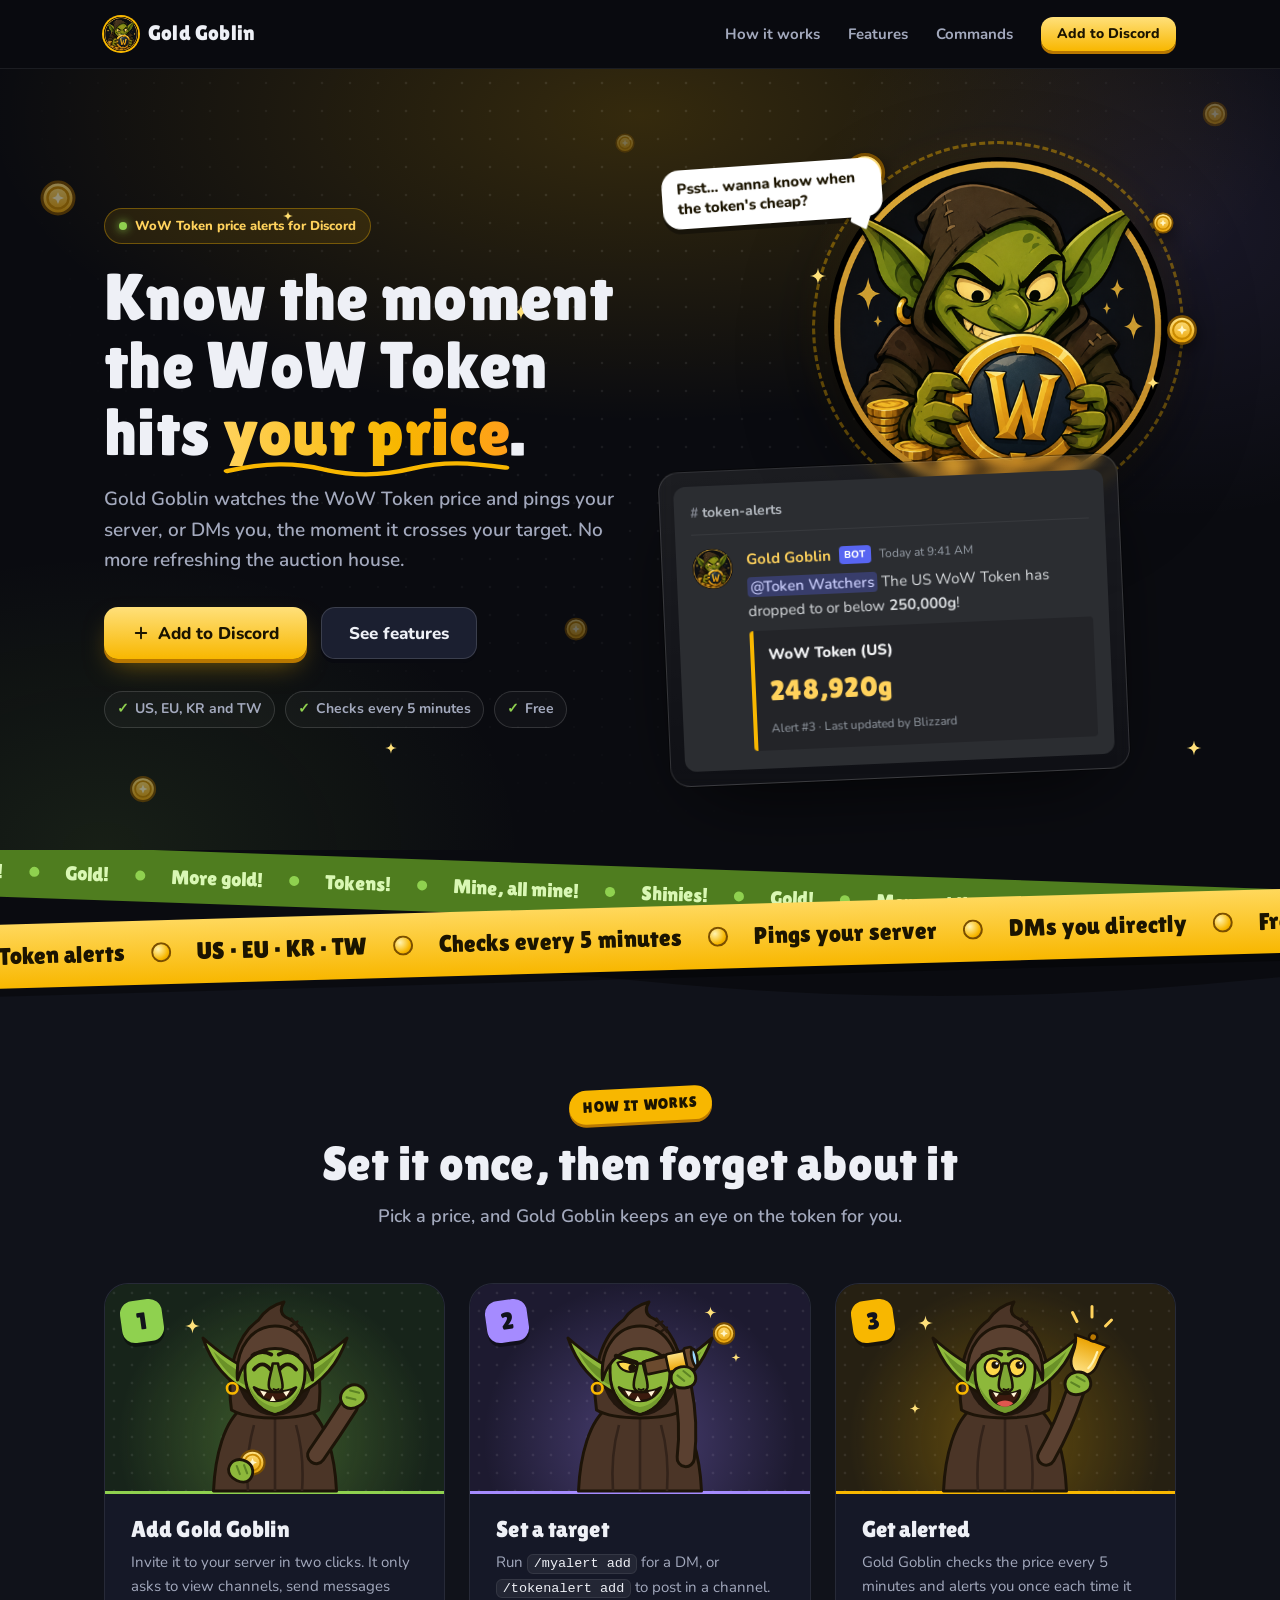
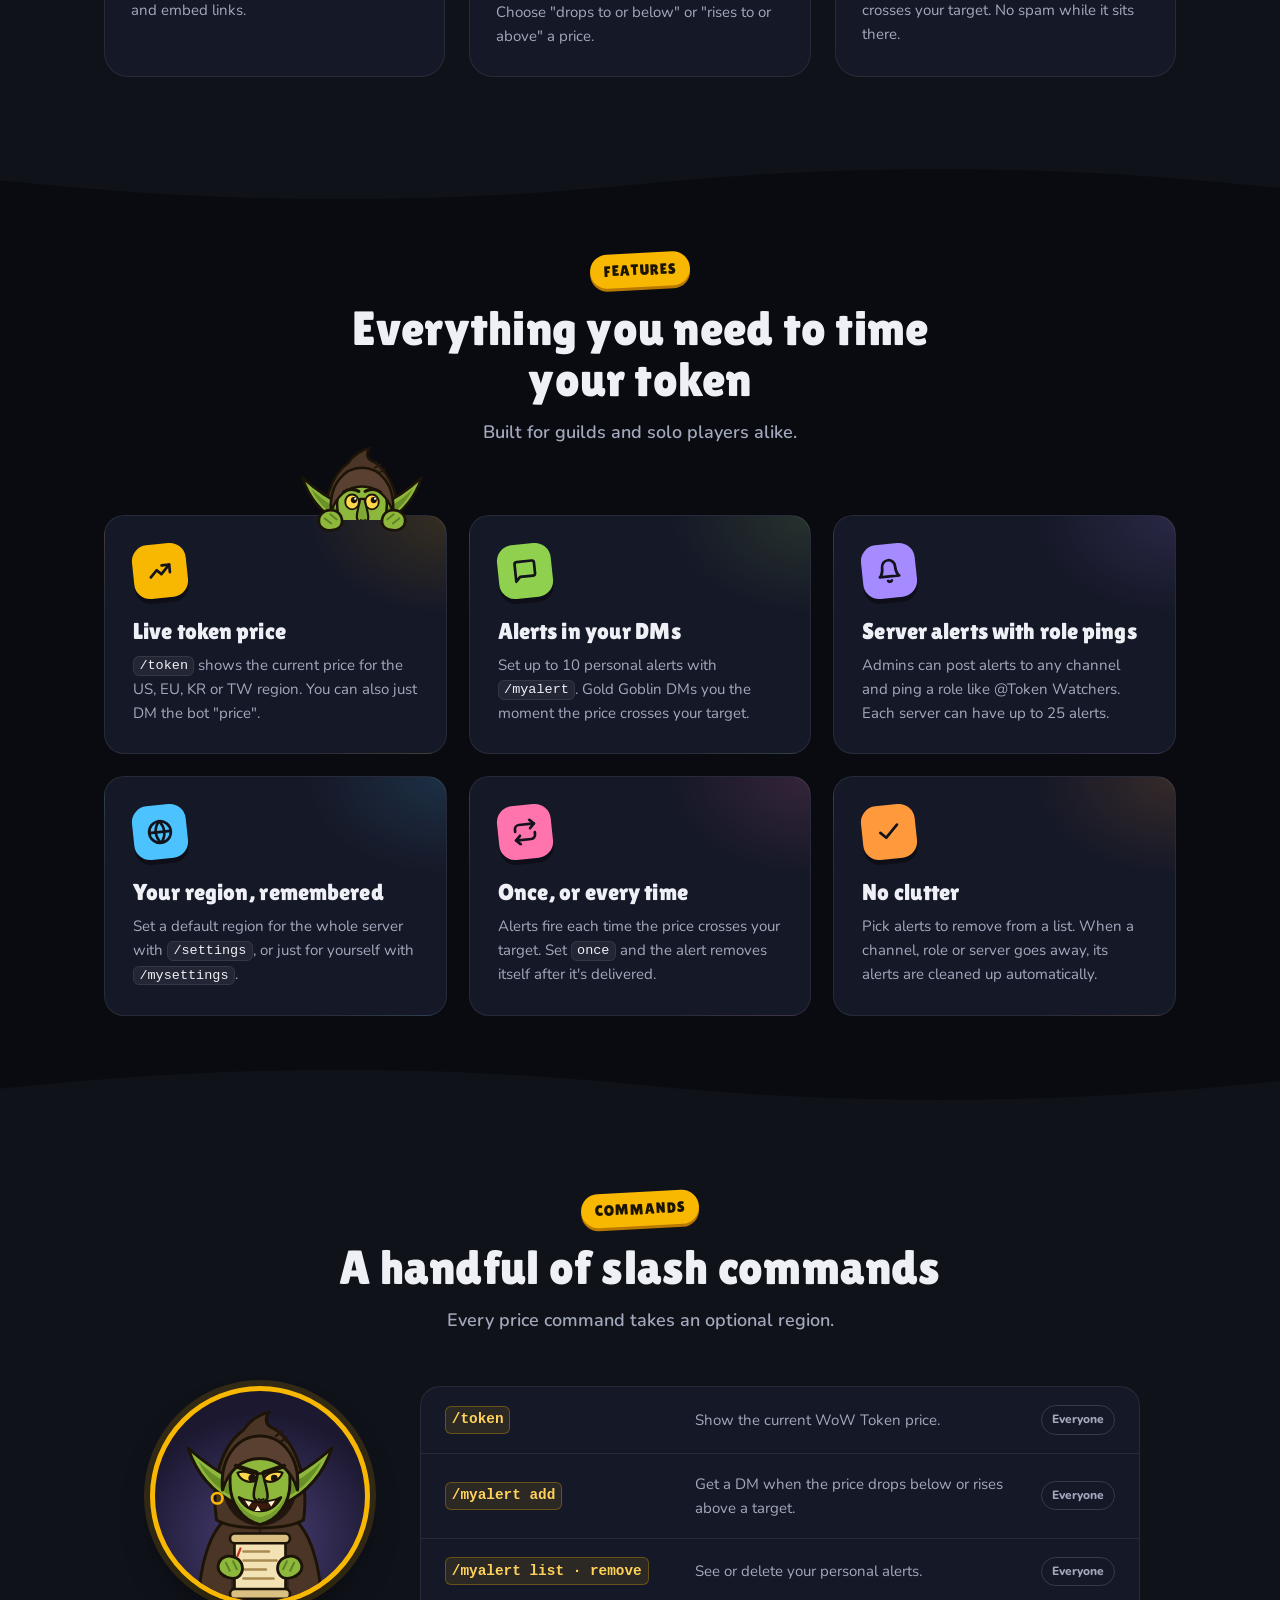
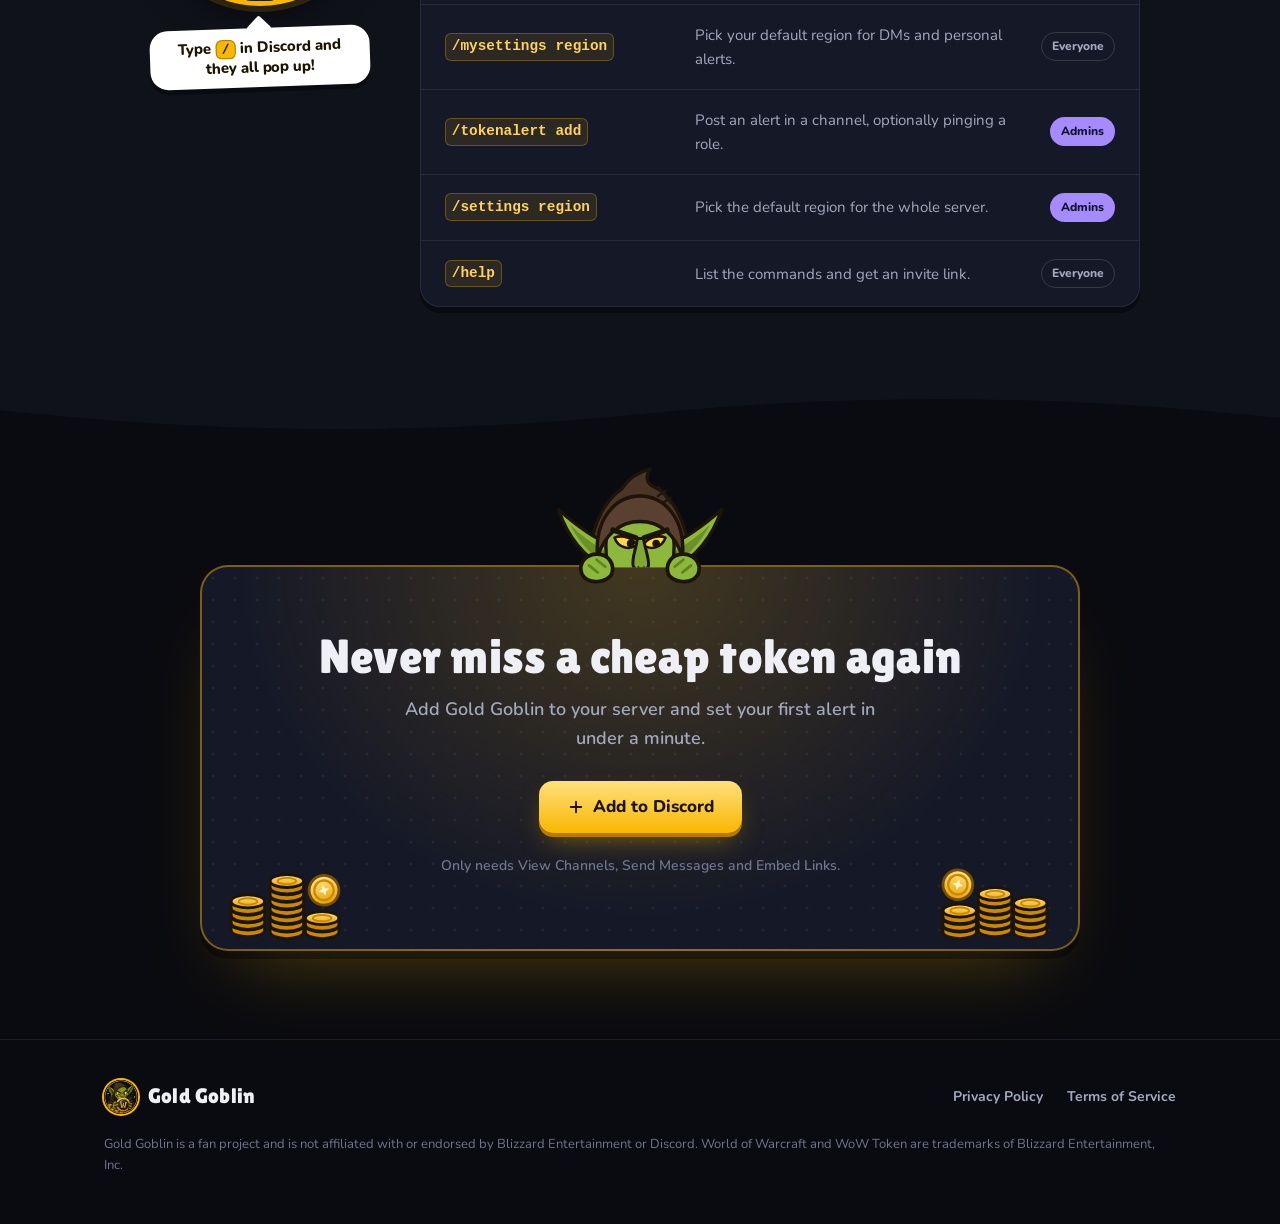
<file: index.html>
<!doctype html>
<html lang="en">
<head>
  <meta charset="utf-8">
  <meta name="viewport" content="width=device-width, initial-scale=1">
  <title>Gold Goblin · WoW Token price alerts for Discord</title>
  <meta name="description" content="Gold Goblin is a Discord bot that tracks the World of Warcraft Token price and alerts your server or DMs you when it hits your target. Supports US, EU, KR and TW.">
  <meta name="theme-color" content="#0a0b10">
  <meta property="og:title" content="Gold Goblin · WoW Token price alerts for Discord">
  <meta property="og:description" content="Get pinged the moment the WoW Token hits your price. US, EU, KR and TW.">
  <meta property="og:type" content="website">
  <meta property="og:image" content="https://tainamalave.github.io/gold-goblin-site/assets/icon-512.png">
  <link rel="icon" href="assets/favicon-64.png" type="image/png">
  <link rel="apple-touch-icon" href="assets/icon-256.png">
  <link rel="preconnect" href="https://fonts.googleapis.com">
  <link rel="preconnect" href="https://fonts.gstatic.com" crossorigin>
  <link rel="stylesheet" href="https://fonts.googleapis.com/css2?family=Lilita+One&amp;family=Nunito:wght@400;600;700;800;900&amp;display=swap">
  <link rel="stylesheet" href="assets/styles.css">
  <script>document.documentElement.classList.add('js');</script>
</head>
<body>
  <!-- Shared drawings: the goblin's parts, coins and props. Each character below is built from these. -->
  <svg class="svg-defs" width="0" height="0" aria-hidden="true" focusable="false">
    <defs>
      <linearGradient id="gold-grad" x1="0" y1="0" x2="0" y2="1">
        <stop offset="0" stop-color="#ffe58a"/>
        <stop offset="1" stop-color="#eaa200"/>
      </linearGradient>
      <clipPath id="peek-clip" clipPathUnits="userSpaceOnUse">
        <rect x="-20" y="-20" width="240" height="144"/>
      </clipPath>

      <g id="gob-head" stroke="#1d1408" stroke-width="4" stroke-linejoin="round" stroke-linecap="round">
        <path d="M42 152C34 98 50 52 78 32C86 20 96 12 112 8C106 18 108 24 114 28C146 42 166 96 158 152C134 166 66 166 42 152Z" fill="#4b3527"/>
        <path d="M122 30l14 18M121 40l9-6M127 48l9-6" fill="none" stroke="#24180e" stroke-width="3"/>
        <ellipse cx="100" cy="106" rx="50" ry="54" fill="#21160d" stroke="none"/>
        <path d="M66 98C42 88 22 72 4 56C14 86 34 114 68 130Z" fill="#8db83b"/>
        <path d="M58 104C44 96 30 86 18 74C28 94 42 110 62 120Z" fill="#6a9128" stroke="none"/>
        <path d="M134 98C158 88 178 72 196 56C186 86 166 114 132 130Z" fill="#8db83b"/>
        <path d="M142 104C156 96 170 86 182 74C172 94 158 110 138 120Z" fill="#6a9128" stroke="none"/>
        <circle cx="43" cy="123" r="7" fill="none" stroke="#f8b700" stroke-width="3.5"/>
        <path d="M60 102C58 72 78 56 100 56C122 56 142 72 140 102C140 130 124 152 100 158C76 152 60 130 60 102Z" fill="#8db83b"/>
        <path d="M64 116C70 140 84 152 100 156C116 152 130 140 136 116C128 136 114 146 100 148C86 146 72 136 64 116Z" fill="#6a9128" stroke="none" opacity="0.7"/>
        <path d="M50 112C46 66 72 40 100 40C128 40 154 66 150 112C142 86 124 70 100 70C76 70 58 86 50 112Z" fill="#5a4030"/>
      </g>

      <g id="brows-sly" fill="none" stroke="#1d1408" stroke-width="6" stroke-linecap="round">
        <path d="M68 80L95 89M132 80L105 89"/>
      </g>
      <g id="brows-up" fill="none" stroke="#1d1408" stroke-width="5" stroke-linecap="round">
        <path d="M70 79Q82 71 95 78M105 78Q118 71 130 79"/>
      </g>

      <g id="eyes-sly" stroke="#1d1408" stroke-width="3" stroke-linejoin="round">
        <path d="M70 89C80 85 92 90 96 98C88 104 74 101 70 89Z" fill="#ffd84a"/>
        <path d="M130 89C120 85 108 90 104 98C112 104 126 101 130 89Z" fill="#ffd84a"/>
        <circle cx="89" cy="96" r="4.5" fill="#1d1408" stroke="none"/>
        <circle cx="119" cy="96" r="4.5" fill="#1d1408" stroke="none"/>
      </g>
      <g id="eyes-happy" fill="none" stroke="#1d1408" stroke-width="5" stroke-linecap="round">
        <path d="M72 98Q83 84 94 98M106 98Q117 84 128 98"/>
      </g>
      <g id="eyes-wide" stroke="#1d1408" stroke-width="3">
        <ellipse cx="84" cy="95" rx="11" ry="12" fill="#ffd84a"/>
        <ellipse cx="116" cy="95" rx="11" ry="12" fill="#ffd84a"/>
        <circle cx="87" cy="92" r="5" fill="#1d1408" stroke="none"/>
        <circle cx="119" cy="92" r="5" fill="#1d1408" stroke="none"/>
        <circle cx="89" cy="90" r="1.7" fill="#fff" stroke="none"/>
        <circle cx="121" cy="90" r="1.7" fill="#fff" stroke="none"/>
      </g>

      <g id="mouth-grin" stroke="#1d1408" stroke-width="3.5" stroke-linejoin="round">
        <path d="M72 122C84 146 116 146 128 122C114 130 86 130 72 122Z" fill="#3b1a0e"/>
        <path d="M80 126L85 134L89 128ZM111 128L115 134L120 126ZM93 140L97 133L101 140Z" fill="#fff4d6" stroke="none"/>
      </g>
      <g id="mouth-open" stroke="#1d1408" stroke-width="3.5" stroke-linejoin="round">
        <path d="M80 126C80 152 120 152 120 126C108 132 92 132 80 126Z" fill="#3b1a0e"/>
        <path d="M89 143C95 138 105 138 111 143C105 149 95 149 89 143Z" fill="#e0574f" stroke="none"/>
        <path d="M84 128L88 135L92 130ZM108 130L112 135L116 128Z" fill="#fff4d6" stroke="none"/>
      </g>
      <g id="gob-nose" stroke="#1d1408" stroke-linejoin="round" stroke-linecap="round">
        <path d="M97 90C95 104 90 114 92 122C95 130 108 130 110 122C111 114 106 102 104 90Z" fill="#7fa835" stroke-width="3.5"/>
        <path d="M98 124q3.5 2.5 7 0" fill="none" stroke-width="2.5"/>
      </g>

      <g id="gob-body" stroke="#1d1408" stroke-width="4" stroke-linejoin="round">
        <path d="M58 148C32 166 20 214 18 260L182 260C180 214 168 166 142 148C124 160 76 160 58 148Z" fill="#4b3527"/>
        <path d="M100 164V260M72 172C64 200 62 232 64 260M128 172C136 200 138 232 136 260" fill="none" stroke="#33231a" stroke-width="3.5"/>
      </g>

      <g id="gob-hand" stroke="#1d1408" stroke-linejoin="round" stroke-linecap="round">
        <path d="M-14 4C-16 -8 -6 -14 4 -12C14 -10 18 0 14 8C10 16 -10 16 -14 4Z" fill="#8db83b" stroke-width="3.5"/>
        <path d="M-6 -3L1 5M2 -7L9 1" fill="none" stroke="#5d8424" stroke-width="2.5"/>
      </g>

      <g id="coin">
        <circle r="16" fill="url(#gold-grad)" stroke="#7a4f00" stroke-width="3"/>
        <circle r="10.5" fill="none" stroke="#c98a00" stroke-width="2.5"/>
        <path d="M0 -6L1.8 -1.8L6 0L1.8 1.8L0 6L-1.8 1.8L-6 0L-1.8 -1.8Z" fill="#fff6c8"/>
      </g>
      <g id="coin-flat" stroke="#1d1408" stroke-width="3" stroke-linejoin="round">
        <path d="M-18 0v7a18 7 0 0 0 36 0v-7" fill="#c98a00"/>
        <ellipse rx="18" ry="7" fill="url(#gold-grad)"/>
        <ellipse rx="10" ry="3.4" fill="none" stroke="#c98a00" stroke-width="2"/>
      </g>
      <path id="sparkle" d="M0 -10C1 -3 3 -1 10 0C3 1 1 3 0 10C-1 3 -3 1 -10 0C-3 -1 -1 -3 0 -10Z" fill="#ffe17a"/>

      <g id="spyglass" stroke="#1d1408" stroke-width="3.5" stroke-linejoin="round">
        <rect x="0" y="-9" width="34" height="18" rx="3" fill="#6b4a2e"/>
        <rect x="30" y="-12" width="28" height="24" rx="3" fill="url(#gold-grad)"/>
        <rect x="55" y="-15" width="11" height="30" rx="3" fill="#6b4a2e"/>
        <ellipse cx="67" cy="0" rx="3.5" ry="12" fill="#9ad7ff"/>
      </g>
      <g id="bell" stroke="#1d1408" stroke-width="3.5" stroke-linejoin="round" stroke-linecap="round">
        <rect x="-5" y="-2" width="10" height="14" rx="4" fill="#6b4a2e"/>
        <path d="M-24 58C-20 54 -18 44 -18 32C-18 18 -10 10 0 10C10 10 18 18 18 32C18 44 20 54 24 58Z" fill="url(#gold-grad)"/>
        <path d="M-8 22C-12 28 -12 38 -12 46" fill="none" stroke="#fff3b0" stroke-width="3"/>
        <circle cx="0" cy="63" r="5.5" fill="#b97800"/>
      </g>
      <g id="scroll" stroke="#1d1408" stroke-width="3.5" stroke-linejoin="round" stroke-linecap="round">
        <rect x="-34" y="-34" width="68" height="70" rx="4" fill="#f3e2b3"/>
        <rect x="-40" y="-42" width="80" height="13" rx="6.5" fill="#d9bf82"/>
        <rect x="-40" y="32" width="80" height="13" rx="6.5" fill="#d9bf82"/>
        <path d="M-22 -18H12M-22 -6H22M-22 6H8M-22 18H18" fill="none" stroke="#a88a52" stroke-width="3.5"/>
        <path d="M-26 -22l-4 10" fill="none" stroke="#c0392b" stroke-width="3"/>
      </g>
    </defs>
  </svg>

  <header class="site-header">
    <nav class="container nav" aria-label="Main">
      <a class="brand" href="index.html">
        <img src="assets/icon-256.png" alt="" width="28" height="28">
        Gold Goblin
      </a>
      <div class="nav-links">
        <a href="#how-it-works">How it works</a>
        <a href="#features">Features</a>
        <a href="#commands">Commands</a>
        <a class="btn btn-primary btn-small" href="https://discord.com/oauth2/authorize?client_id=1545483178246930565&amp;scope=bot+applications.commands&amp;permissions=19456">Add to Discord</a>
      </div>
    </nav>
  </header>

  <main>
    <section class="hero">
      <div class="hero-deco" aria-hidden="true">
        <svg class="deco-coin dc1" viewBox="-20 -20 40 40"><use href="#coin"/></svg>
        <svg class="deco-coin dc2" viewBox="-20 -20 40 40"><use href="#coin"/></svg>
        <svg class="deco-coin dc3" viewBox="-20 -20 40 40"><use href="#coin"/></svg>
        <svg class="deco-coin dc4" viewBox="-20 -20 40 40"><use href="#coin"/></svg>
        <svg class="deco-coin dc5" viewBox="-20 -20 40 40"><use href="#coin"/></svg>
        <svg class="deco-spark ds1" viewBox="-12 -12 24 24"><use href="#sparkle"/></svg>
        <svg class="deco-spark ds2" viewBox="-12 -12 24 24"><use href="#sparkle"/></svg>
        <svg class="deco-spark ds3" viewBox="-12 -12 24 24"><use href="#sparkle"/></svg>
        <svg class="deco-spark ds4" viewBox="-12 -12 24 24"><use href="#sparkle"/></svg>
      </div>

      <div class="container hero-grid">
        <div class="hero-copy">
          <span class="eyebrow"><span class="dot"></span>WoW Token price alerts for Discord</span>
          <h1>Know the moment the WoW Token hits <span class="gradient-text squiggle">your price</span>.</h1>
          <p class="lead">Gold Goblin watches the WoW Token price and pings your server, or DMs you, the moment it crosses your target. No more refreshing the auction house.</p>
          <div class="hero-actions">
            <a class="btn btn-primary btn-large" href="https://discord.com/oauth2/authorize?client_id=1545483178246930565&amp;scope=bot+applications.commands&amp;permissions=19456">
              <svg viewBox="0 0 24 24" fill="none" stroke="currentColor" stroke-width="2.5" stroke-linecap="round" aria-hidden="true"><path d="M12 5v14M5 12h14"/></svg>
              Add to Discord
            </a>
            <a class="btn btn-ghost btn-large" href="#features">See features</a>
          </div>
          <ul class="hero-facts">
            <li>US, EU, KR and TW</li>
            <li>Checks every 5 minutes</li>
            <li>Free</li>
          </ul>
        </div>

        <div class="stage">
          <div class="goblin-wrap">
            <div class="halo" aria-hidden="true"></div>
            <button class="goblin-btn" type="button" aria-label="Poke Gold Goblin">
              <img src="assets/icon-512.png" alt="" width="512" height="512">
            </button>
            <p class="bubble" aria-live="polite">Psst… wanna know when the token's cheap?</p>
            <p class="loot" hidden>Looted <strong>0</strong>g</p>
            <svg class="orbit-coin oc1" viewBox="-20 -20 40 40" aria-hidden="true"><use href="#coin"/></svg>
            <svg class="orbit-coin oc2" viewBox="-20 -20 40 40" aria-hidden="true"><use href="#coin"/></svg>
            <svg class="orbit-coin oc3" viewBox="-20 -20 40 40" aria-hidden="true"><use href="#coin"/></svg>
            <svg class="orbit-spark os1" viewBox="-12 -12 24 24" aria-hidden="true"><use href="#sparkle"/></svg>
            <svg class="orbit-spark os2" viewBox="-12 -12 24 24" aria-hidden="true"><use href="#sparkle"/></svg>
          </div>

          <div class="mock" aria-label="Example of a Gold Goblin alert in Discord" role="img">
            <div class="mock-window">
              <p class="mock-channel"><span>#</span>token-alerts</p>
              <div class="msg">
                <img class="msg-avatar" src="assets/icon-256.png" alt="">
                <div>
                  <div class="msg-head">
                    <span class="msg-name">Gold Goblin</span>
                    <span class="msg-tag">BOT</span>
                    <span class="msg-time">Today at 9:41 AM</span>
                  </div>
                  <p class="msg-text"><span class="mention">@Token Watchers</span> The US WoW Token has dropped to or below <strong>250,000g</strong>!</p>
                  <div class="embed">
                    <div class="embed-title">WoW Token (US)</div>
                    <div class="embed-price">248,920g</div>
                    <div class="embed-foot">Alert #3 · Last updated by Blizzard</div>
                  </div>
                </div>
              </div>
            </div>
          </div>
        </div>
      </div>
    </section>

    <div class="ticker" aria-hidden="true">
      <div class="band band-back">
        <ul class="band-track">
          <li>Shinies!</li><li>Gold!</li><li>More gold!</li><li>Tokens!</li><li>Mine, all mine!</li><li>Shinies!</li><li>Gold!</li><li>More gold!</li><li>Tokens!</li><li>Mine, all mine!</li>
        </ul>
        <ul class="band-track">
          <li>Shinies!</li><li>Gold!</li><li>More gold!</li><li>Tokens!</li><li>Mine, all mine!</li><li>Shinies!</li><li>Gold!</li><li>More gold!</li><li>Tokens!</li><li>Mine, all mine!</li>
        </ul>
      </div>
      <div class="band band-front">
        <ul class="band-track">
          <li>WoW Token alerts</li><li>US · EU · KR · TW</li><li>Checks every 5 minutes</li><li>Pings your server</li><li>DMs you directly</li><li>Free</li><li>Set it and forget it</li>
        </ul>
        <ul class="band-track">
          <li>WoW Token alerts</li><li>US · EU · KR · TW</li><li>Checks every 5 minutes</li><li>Pings your server</li><li>DMs you directly</li><li>Free</li><li>Set it and forget it</li>
        </ul>
      </div>
    </div>

    <section class="section-alt" id="how-it-works">
      <div class="container">
        <div class="section-head reveal">
          <span class="kicker">How it works</span>
          <h2>Set it once, then forget about it</h2>
          <p>Pick a price, and Gold Goblin keeps an eye on the token for you.</p>
        </div>
        <ol class="steps">
          <li class="step reveal">
            <div class="step-art">
              <svg class="char" viewBox="0 0 280 260" aria-hidden="true" focusable="false">
                <g transform="translate(40 0)">
                  <use href="#gob-body"/>
                  <use href="#gob-head"/>
                  <use href="#brows-up"/>
                  <use href="#eyes-happy"/>
                  <use href="#mouth-grin"/>
                  <use href="#gob-nose"/>
                </g>
                <g class="wave-arm">
                  <path d="M195 212C209 192 225 168 239 146" fill="none" stroke="#1d1408" stroke-width="27" stroke-linecap="round"/>
                  <path d="M195 212C209 192 225 168 239 146" fill="none" stroke="#5a4030" stroke-width="19" stroke-linecap="round"/>
                  <use href="#gob-hand" transform="translate(243 134) rotate(-35) scale(1.15)"/>
                </g>
                <use href="#coin" transform="translate(110 222)"/>
                <use href="#gob-hand" transform="translate(94 232) rotate(20) scale(1.1)"/>
                <use class="twinkle" href="#sparkle" transform="translate(30 40)"/>
              </svg>
            </div>
            <div class="step-body">
              <h3>Add Gold Goblin</h3>
              <p>Invite it to your server in two clicks. It only asks to view channels, send messages and embed links.</p>
            </div>
          </li>
          <li class="step reveal" style="--d: 120ms">
            <div class="step-art">
              <svg class="char" viewBox="0 0 280 260" aria-hidden="true" focusable="false">
                <g transform="translate(40 0)">
                  <use href="#gob-body"/>
                  <use href="#gob-head"/>
                  <use href="#brows-sly"/>
                  <use class="blink" href="#eyes-sly"/>
                  <use href="#mouth-grin"/>
                  <use href="#gob-nose"/>
                </g>
                <use href="#spyglass" transform="translate(147 96) rotate(-12)"/>
                <path d="M201 216C205 182 203 152 197 122" fill="none" stroke="#1d1408" stroke-width="27" stroke-linecap="round"/>
                <path d="M201 216C205 182 203 152 197 122" fill="none" stroke="#5a4030" stroke-width="19" stroke-linecap="round"/>
                <use href="#gob-hand" transform="translate(197 108) rotate(-10) scale(1.1)"/>
                <use class="hover-coin" href="#coin" transform="translate(252 50) scale(0.85)"/>
                <use class="twinkle" href="#sparkle" transform="translate(234 22) scale(0.8)"/>
                <use class="twinkle t2" href="#sparkle" transform="translate(268 82) scale(0.6)"/>
              </svg>
            </div>
            <div class="step-body">
              <h3>Set a target</h3>
              <p>Run <code>/myalert add</code> for a DM, or <code>/tokenalert add</code> to post in a channel. Choose "drops to or below" or "rises to or above" a price.</p>
            </div>
          </li>
          <li class="step reveal" style="--d: 240ms">
            <div class="step-art">
              <svg class="char" viewBox="0 0 280 260" aria-hidden="true" focusable="false">
                <g transform="translate(40 0)">
                  <use href="#gob-body"/>
                  <use href="#gob-head"/>
                  <use href="#brows-up"/>
                  <use class="blink" href="#eyes-wide"/>
                  <use href="#mouth-open"/>
                  <use href="#gob-nose"/>
                </g>
                <path d="M195 214C211 186 226 150 234 126" fill="none" stroke="#1d1408" stroke-width="27" stroke-linecap="round"/>
                <path d="M195 214C211 186 226 150 234 126" fill="none" stroke="#5a4030" stroke-width="19" stroke-linecap="round"/>
                <g class="bell-swing">
                  <use href="#bell" transform="translate(236 114) rotate(-160)"/>
                </g>
                <use href="#gob-hand" transform="translate(236 116) rotate(-20) scale(1.15)"/>
                <path class="ding" d="M236 34l-6-12M256 28V14M274 40l8-8" fill="none" stroke="#ffd25c" stroke-width="4" stroke-linecap="round"/>
                <use class="twinkle" href="#sparkle" transform="translate(34 36)"/>
                <use class="twinkle t2" href="#sparkle" transform="translate(20 150) scale(0.7)"/>
              </svg>
            </div>
            <div class="step-body">
              <h3>Get alerted</h3>
              <p>Gold Goblin checks the price every 5 minutes and alerts you once each time it crosses your target. No spam while it sits there.</p>
            </div>
          </li>
        </ol>
      </div>
    </section>

    <section id="features">
      <div class="container">
        <div class="section-head reveal">
          <span class="kicker">Features</span>
          <h2>Everything you need to time your token</h2>
          <p>Built for guilds and solo players alike.</p>
        </div>
        <div class="features">
          <article class="feature reveal">
            <svg class="peeker feature-peeker" viewBox="0 0 200 124" aria-hidden="true" focusable="false">
              <g clip-path="url(#peek-clip)">
                <g class="peek-head">
                  <use href="#gob-head"/>
                  <use href="#brows-up"/>
                  <use class="blink" href="#eyes-wide"/>
                  <use href="#gob-nose"/>
                </g>
              </g>
              <use href="#gob-hand" transform="translate(48 124) rotate(-10) scale(1.25)"/>
              <use href="#gob-hand" transform="translate(152 124) scale(-1.25 1.25) rotate(-10)"/>
            </svg>
            <div class="feature-icon"><svg viewBox="0 0 24 24" fill="none" stroke="currentColor" stroke-width="2.5" stroke-linecap="round" stroke-linejoin="round" aria-hidden="true"><path d="M3 17l6-6 4 4 8-8"/><path d="M14 7h7v7"/></svg></div>
            <h3>Live token price</h3>
            <p><code>/token</code> shows the current price for the US, EU, KR or TW region. You can also just DM the bot "price".</p>
          </article>
          <article class="feature reveal" style="--d: 80ms">
            <div class="feature-icon"><svg viewBox="0 0 24 24" fill="none" stroke="currentColor" stroke-width="2.5" stroke-linecap="round" stroke-linejoin="round" aria-hidden="true"><path d="M21 15a2 2 0 0 1-2 2H7l-4 4V5a2 2 0 0 1 2-2h14a2 2 0 0 1 2 2z"/></svg></div>
            <h3>Alerts in your DMs</h3>
            <p>Set up to 10 personal alerts with <code>/myalert</code>. Gold Goblin DMs you the moment the price crosses your target.</p>
          </article>
          <article class="feature reveal" style="--d: 160ms">
            <div class="feature-icon"><svg viewBox="0 0 24 24" fill="none" stroke="currentColor" stroke-width="2.5" stroke-linecap="round" stroke-linejoin="round" aria-hidden="true"><path d="M18 8A6 6 0 0 0 6 8c0 7-3 9-3 9h18s-3-2-3-9"/><path d="M13.73 21a2 2 0 0 1-3.46 0"/></svg></div>
            <h3>Server alerts with role pings</h3>
            <p>Admins can post alerts to any channel and ping a role like @Token Watchers. Each server can have up to 25 alerts.</p>
          </article>
          <article class="feature reveal">
            <div class="feature-icon"><svg viewBox="0 0 24 24" fill="none" stroke="currentColor" stroke-width="2.5" stroke-linecap="round" stroke-linejoin="round" aria-hidden="true"><circle cx="12" cy="12" r="10"/><path d="M2 12h20"/><path d="M12 2a15.3 15.3 0 0 1 4 10 15.3 15.3 0 0 1-4 10 15.3 15.3 0 0 1-4-10 15.3 15.3 0 0 1 4-10z"/></svg></div>
            <h3>Your region, remembered</h3>
            <p>Set a default region for the whole server with <code>/settings</code>, or just for yourself with <code>/mysettings</code>.</p>
          </article>
          <article class="feature reveal" style="--d: 80ms">
            <div class="feature-icon"><svg viewBox="0 0 24 24" fill="none" stroke="currentColor" stroke-width="2.5" stroke-linecap="round" stroke-linejoin="round" aria-hidden="true"><path d="M17 1l4 4-4 4"/><path d="M3 11V9a4 4 0 0 1 4-4h14"/><path d="M7 23l-4-4 4-4"/><path d="M21 13v2a4 4 0 0 1-4 4H3"/></svg></div>
            <h3>Once, or every time</h3>
            <p>Alerts fire each time the price crosses your target. Set <code>once</code> and the alert removes itself after it's delivered.</p>
          </article>
          <article class="feature reveal" style="--d: 160ms">
            <div class="feature-icon"><svg viewBox="0 0 24 24" fill="none" stroke="currentColor" stroke-width="2.5" stroke-linecap="round" stroke-linejoin="round" aria-hidden="true"><path d="M20 6L9 17l-5-5"/></svg></div>
            <h3>No clutter</h3>
            <p>Pick alerts to remove from a list. When a channel, role or server goes away, its alerts are cleaned up automatically.</p>
          </article>
        </div>
      </div>
    </section>

    <section class="section-alt" id="commands">
      <div class="container">
        <div class="section-head reveal">
          <span class="kicker">Commands</span>
          <h2>A handful of slash commands</h2>
          <p>Every price command takes an optional region.</p>
        </div>
        <div class="commands-layout">
          <aside class="commands-goblin reveal">
            <div class="goblin-badge">
              <svg class="char" viewBox="0 0 280 260" aria-hidden="true" focusable="false">
                <g transform="translate(40 0)">
                  <use href="#gob-body"/>
                  <use href="#gob-head"/>
                  <use href="#brows-sly"/>
                  <use class="blink" href="#eyes-sly"/>
                  <use href="#mouth-grin"/>
                  <use href="#gob-nose"/>
                </g>
                <use href="#scroll" transform="translate(140 212)"/>
                <use href="#gob-hand" transform="translate(100 214) rotate(15) scale(1.1)"/>
                <use href="#gob-hand" transform="translate(180 214) scale(-1.1 1.1) rotate(15)"/>
              </svg>
            </div>
            <p class="bubble bubble-static">Type <code>/</code> in Discord and they all pop up!</p>
          </aside>
          <div class="commands reveal" style="--d: 120ms">
            <div class="command">
              <code>/token</code>
              <p>Show the current WoW Token price.</p>
              <span class="badge">Everyone</span>
            </div>
            <div class="command">
              <code>/myalert add</code>
              <p>Get a DM when the price drops below or rises above a target.</p>
              <span class="badge">Everyone</span>
            </div>
            <div class="command">
              <code>/myalert list · remove</code>
              <p>See or delete your personal alerts.</p>
              <span class="badge">Everyone</span>
            </div>
            <div class="command">
              <code>/mysettings region</code>
              <p>Pick your default region for DMs and personal alerts.</p>
              <span class="badge">Everyone</span>
            </div>
            <div class="command">
              <code>/tokenalert add</code>
              <p>Post an alert in a channel, optionally pinging a role.</p>
              <span class="badge badge-admin">Admins</span>
            </div>
            <div class="command">
              <code>/settings region</code>
              <p>Pick the default region for the whole server.</p>
              <span class="badge badge-admin">Admins</span>
            </div>
            <div class="command">
              <code>/help</code>
              <p>List the commands and get an invite link.</p>
              <span class="badge">Everyone</span>
            </div>
          </div>
        </div>
      </div>
    </section>

    <section class="cta-section">
      <div class="container">
        <div class="cta reveal">
          <svg class="peeker cta-peeker" viewBox="0 0 200 124" aria-hidden="true" focusable="false">
            <g clip-path="url(#peek-clip)">
              <g class="peek-head">
                <use href="#gob-head"/>
                <use href="#brows-sly"/>
                <use class="blink" href="#eyes-sly"/>
                <use href="#gob-nose"/>
              </g>
            </g>
            <use href="#gob-hand" transform="translate(48 124) rotate(-10) scale(1.25)"/>
            <use href="#gob-hand" transform="translate(152 124) scale(-1.25 1.25) rotate(-10)"/>
          </svg>
          <svg class="cta-pile cta-pile-l" viewBox="0 0 140 100" aria-hidden="true" focusable="false">
            <use href="#coin-flat" transform="translate(30 88)"/><use href="#coin-flat" transform="translate(30 80)"/><use href="#coin-flat" transform="translate(30 72)"/><use href="#coin-flat" transform="translate(30 64)"/>
            <use href="#coin-flat" transform="translate(72 90)"/><use href="#coin-flat" transform="translate(72 82)"/><use href="#coin-flat" transform="translate(72 74)"/><use href="#coin-flat" transform="translate(72 66)"/><use href="#coin-flat" transform="translate(72 58)"/><use href="#coin-flat" transform="translate(72 50)"/><use href="#coin-flat" transform="translate(72 42)"/>
            <use href="#coin-flat" transform="translate(110 90)"/><use href="#coin-flat" transform="translate(110 82)"/>
            <use href="#coin" transform="translate(112 52) rotate(-18)"/>
          </svg>
          <svg class="cta-pile cta-pile-r" viewBox="0 0 140 100" aria-hidden="true" focusable="false">
            <use href="#coin-flat" transform="translate(32 90)"/><use href="#coin-flat" transform="translate(32 82)"/><use href="#coin-flat" transform="translate(32 74)"/>
            <use href="#coin-flat" transform="translate(70 88)"/><use href="#coin-flat" transform="translate(70 80)"/><use href="#coin-flat" transform="translate(70 72)"/><use href="#coin-flat" transform="translate(70 64)"/><use href="#coin-flat" transform="translate(70 56)"/>
            <use href="#coin-flat" transform="translate(108 90)"/><use href="#coin-flat" transform="translate(108 82)"/><use href="#coin-flat" transform="translate(108 74)"/><use href="#coin-flat" transform="translate(108 66)"/>
            <use href="#coin" transform="translate(30 46) rotate(14)"/>
          </svg>
          <h2>Never miss a cheap token again</h2>
          <p>Add Gold Goblin to your server and set your first alert in under a minute.</p>
          <a class="btn btn-primary btn-large" href="https://discord.com/oauth2/authorize?client_id=1545483178246930565&amp;scope=bot+applications.commands&amp;permissions=19456">
            <svg viewBox="0 0 24 24" fill="none" stroke="currentColor" stroke-width="2.5" stroke-linecap="round" aria-hidden="true"><path d="M12 5v14M5 12h14"/></svg>
            Add to Discord
          </a>
          <p class="fine">Only needs View Channels, Send Messages and Embed Links.</p>
        </div>
      </div>
    </section>
  </main>

  <footer class="site-footer">
    <div class="container">
      <div class="footer-grid">
        <a class="brand" href="index.html">
          <img src="assets/icon-256.png" alt="" width="28" height="28">
          Gold Goblin
        </a>
        <div class="footer-links">
          <a href="privacy.html">Privacy Policy</a>
          <a href="terms.html">Terms of Service</a>
        </div>
      </div>
      <p class="disclaimer">Gold Goblin is a fan project and is not affiliated with or endorsed by Blizzard Entertainment or Discord. World of Warcraft and WoW Token are trademarks of Blizzard Entertainment, Inc.</p>
    </div>
  </footer>

  <script src="assets/site.js" defer></script>
</body>
</html>
</file>
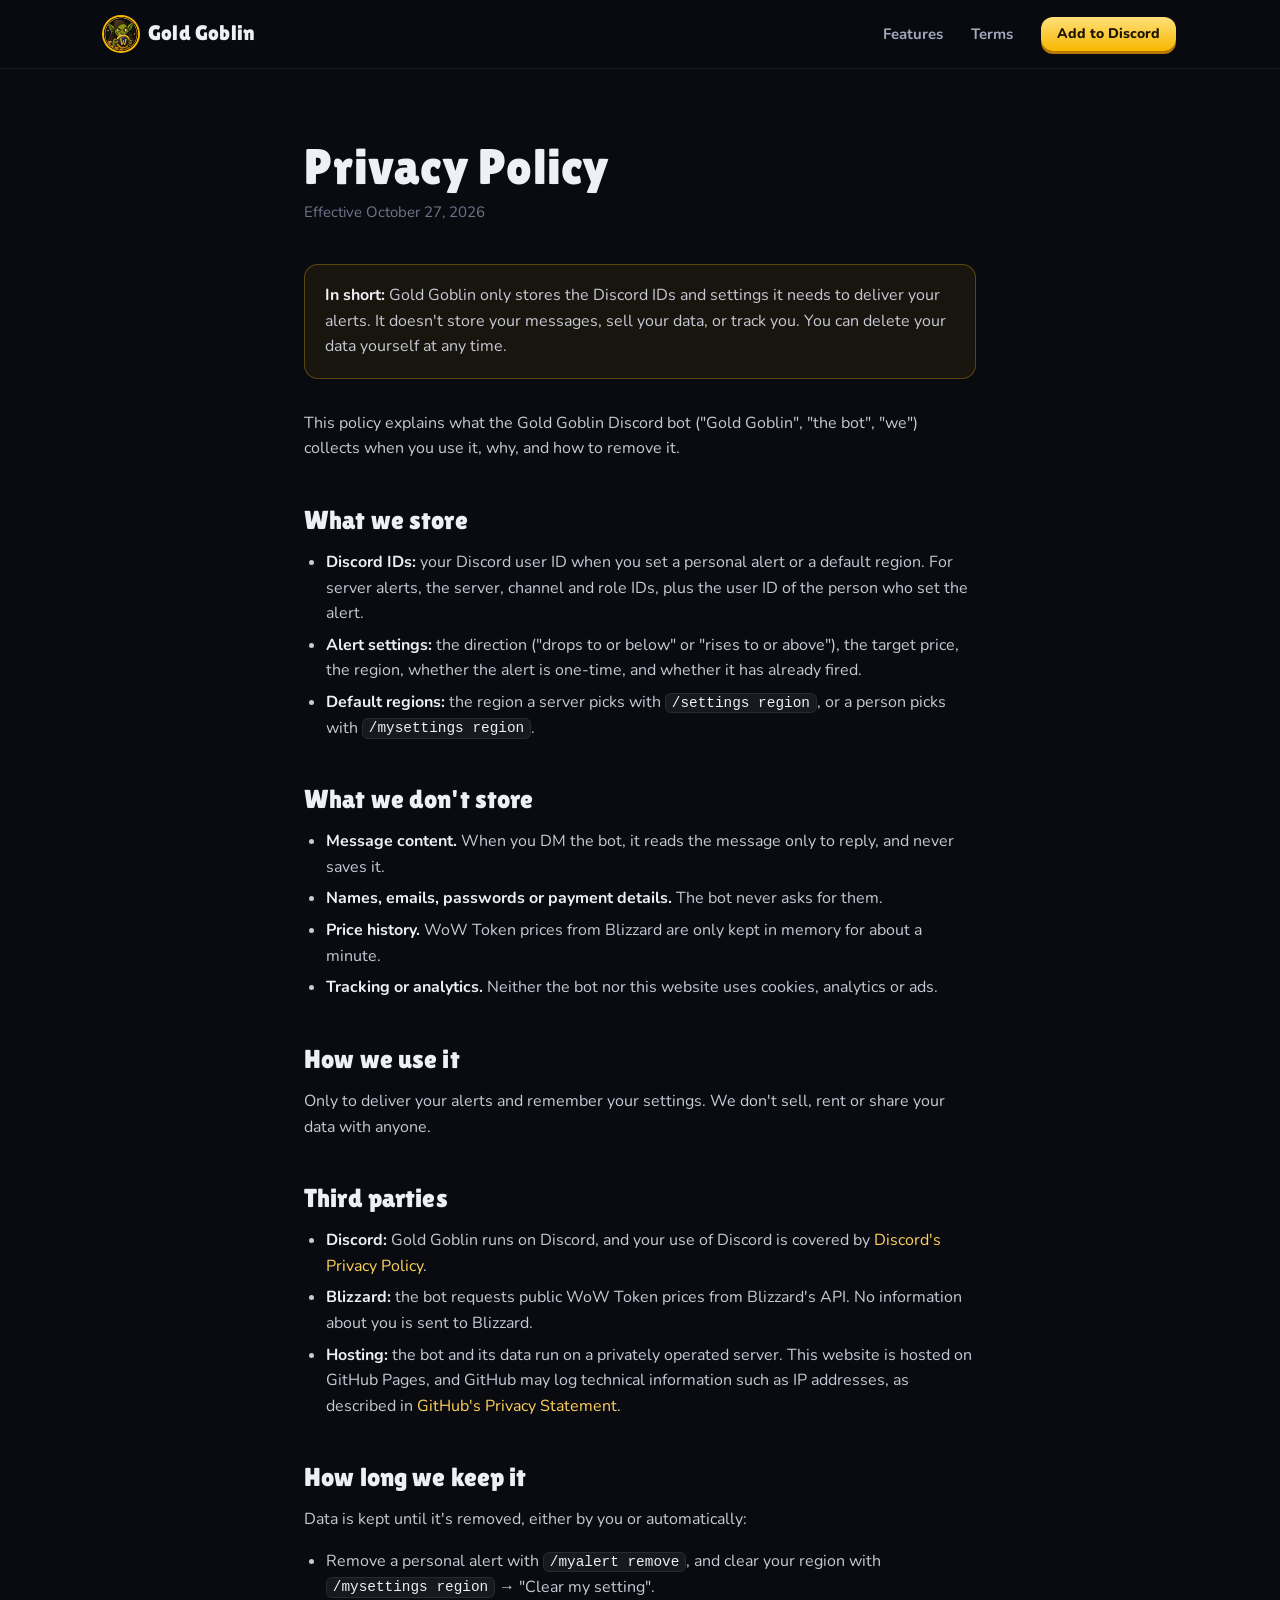
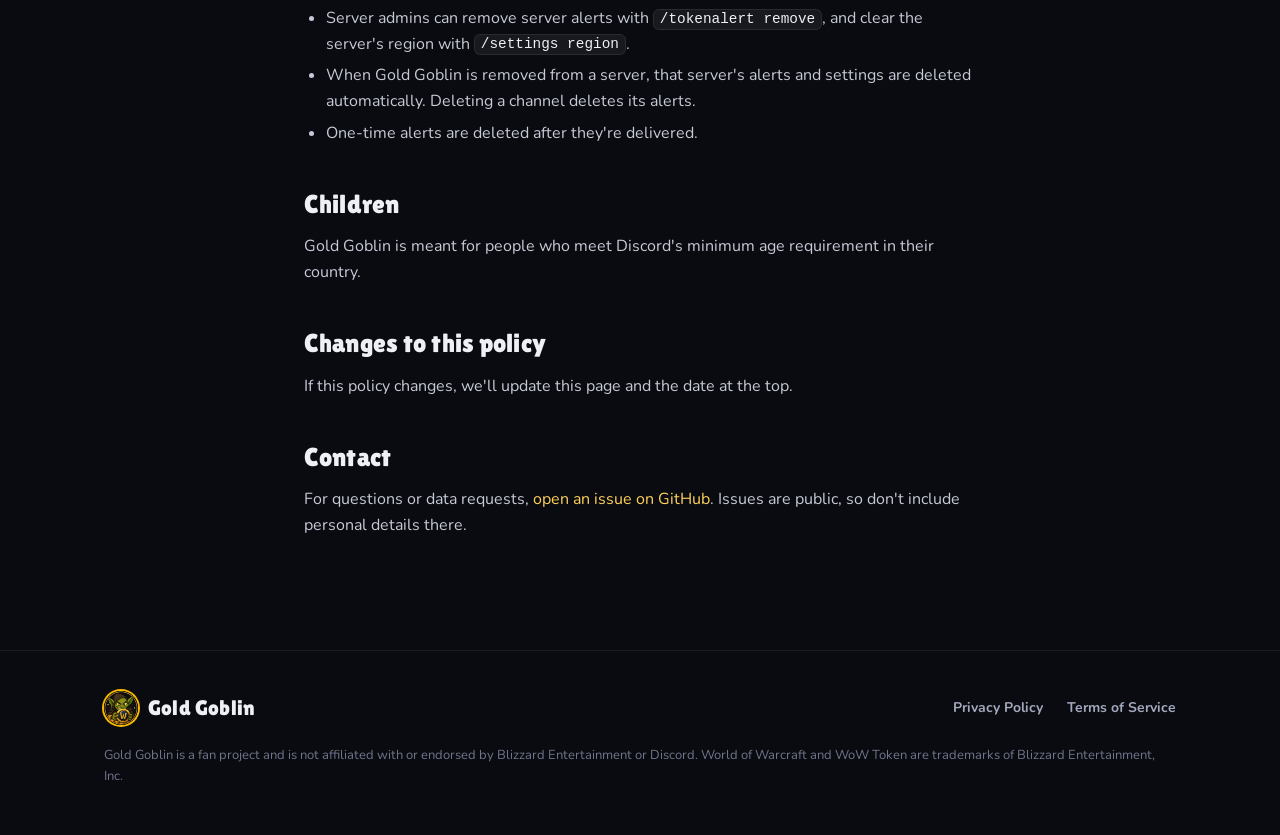
<file: privacy.html>
<!doctype html>
<html lang="en">
<head>
  <meta charset="utf-8">
  <meta name="viewport" content="width=device-width, initial-scale=1">
  <title>Privacy Policy · Gold Goblin</title>
  <meta name="description" content="What the Gold Goblin Discord bot stores, why, and how to delete it.">
  <meta name="theme-color" content="#0a0b10">
  <link rel="icon" href="assets/favicon-64.png" type="image/png">
  <link rel="apple-touch-icon" href="assets/icon-256.png">
  <link rel="preconnect" href="https://fonts.googleapis.com">
  <link rel="preconnect" href="https://fonts.gstatic.com" crossorigin>
  <link rel="stylesheet" href="https://fonts.googleapis.com/css2?family=Lilita+One&amp;family=Nunito:wght@400;600;700;800;900&amp;display=swap">
  <link rel="stylesheet" href="assets/styles.css">
</head>
<body>
  <header class="site-header">
    <nav class="container nav" aria-label="Main">
      <a class="brand" href="index.html">
        <img src="assets/icon-256.png" alt="" width="28" height="28">
        Gold Goblin
      </a>
      <div class="nav-links">
        <a href="index.html#features">Features</a>
        <a href="terms.html">Terms</a>
        <a class="btn btn-primary btn-small" href="https://discord.com/oauth2/authorize?client_id=1545483178246930565&amp;scope=bot+applications.commands&amp;permissions=19456">Add to Discord</a>
      </div>
    </nav>
  </header>

  <main class="legal">
    <article class="container prose">
      <h1>Privacy Policy</h1>
      <p class="updated">Effective October 27, 2026</p>

      <p class="callout"><strong>In short:</strong> Gold Goblin only stores the Discord IDs and settings it needs to deliver your alerts. It doesn't store your messages, sell your data, or track you. You can delete your data yourself at any time.</p>

      <p>This policy explains what the Gold Goblin Discord bot ("Gold Goblin", "the bot", "we") collects when you use it, why, and how to remove it.</p>

      <h2>What we store</h2>
      <ul>
        <li><strong>Discord IDs:</strong> your Discord user ID when you set a personal alert or a default region. For server alerts, the server, channel and role IDs, plus the user ID of the person who set the alert.</li>
        <li><strong>Alert settings:</strong> the direction ("drops to or below" or "rises to or above"), the target price, the region, whether the alert is one-time, and whether it has already fired.</li>
        <li><strong>Default regions:</strong> the region a server picks with <code>/settings region</code>, or a person picks with <code>/mysettings region</code>.</li>
      </ul>

      <h2>What we don't store</h2>
      <ul>
        <li><strong>Message content.</strong> When you DM the bot, it reads the message only to reply, and never saves it.</li>
        <li><strong>Names, emails, passwords or payment details.</strong> The bot never asks for them.</li>
        <li><strong>Price history.</strong> WoW Token prices from Blizzard are only kept in memory for about a minute.</li>
        <li><strong>Tracking or analytics.</strong> Neither the bot nor this website uses cookies, analytics or ads.</li>
      </ul>

      <h2>How we use it</h2>
      <p>Only to deliver your alerts and remember your settings. We don't sell, rent or share your data with anyone.</p>

      <h2>Third parties</h2>
      <ul>
        <li><strong>Discord:</strong> Gold Goblin runs on Discord, and your use of Discord is covered by <a href="https://discord.com/privacy">Discord's Privacy Policy</a>.</li>
        <li><strong>Blizzard:</strong> the bot requests public WoW Token prices from Blizzard's API. No information about you is sent to Blizzard.</li>
        <li><strong>Hosting:</strong> the bot and its data run on a privately operated server. This website is hosted on GitHub Pages, and GitHub may log technical information such as IP addresses, as described in <a href="https://docs.github.com/en/site-policy/privacy-policies/github-general-privacy-statement">GitHub's Privacy Statement</a>.</li>
      </ul>

      <h2>How long we keep it</h2>
      <p>Data is kept until it's removed, either by you or automatically:</p>
      <ul>
        <li>Remove a personal alert with <code>/myalert remove</code>, and clear your region with <code>/mysettings region</code> → "Clear my setting".</li>
        <li>Server admins can remove server alerts with <code>/tokenalert remove</code>, and clear the server's region with <code>/settings region</code>.</li>
        <li>When Gold Goblin is removed from a server, that server's alerts and settings are deleted automatically. Deleting a channel deletes its alerts.</li>
        <li>One-time alerts are deleted after they're delivered.</li>
      </ul>

      <h2>Children</h2>
      <p>Gold Goblin is meant for people who meet Discord's minimum age requirement in their country.</p>

      <h2>Changes to this policy</h2>
      <p>If this policy changes, we'll update this page and the date at the top.</p>

      <h2>Contact</h2>
      <p>For questions or data requests, <a href="https://github.com/TainaMalave/gold-goblin-site/issues">open an issue on GitHub</a>. Issues are public, so don't include personal details there.</p>
    </article>
  </main>

  <footer class="site-footer">
    <div class="container">
      <div class="footer-grid">
        <a class="brand" href="index.html">
          <img src="assets/icon-256.png" alt="" width="28" height="28">
          Gold Goblin
        </a>
        <div class="footer-links">
          <a href="privacy.html">Privacy Policy</a>
          <a href="terms.html">Terms of Service</a>
        </div>
      </div>
      <p class="disclaimer">Gold Goblin is a fan project and is not affiliated with or endorsed by Blizzard Entertainment or Discord. World of Warcraft and WoW Token are trademarks of Blizzard Entertainment, Inc.</p>
    </div>
  </footer>
</body>
</html>
</file>
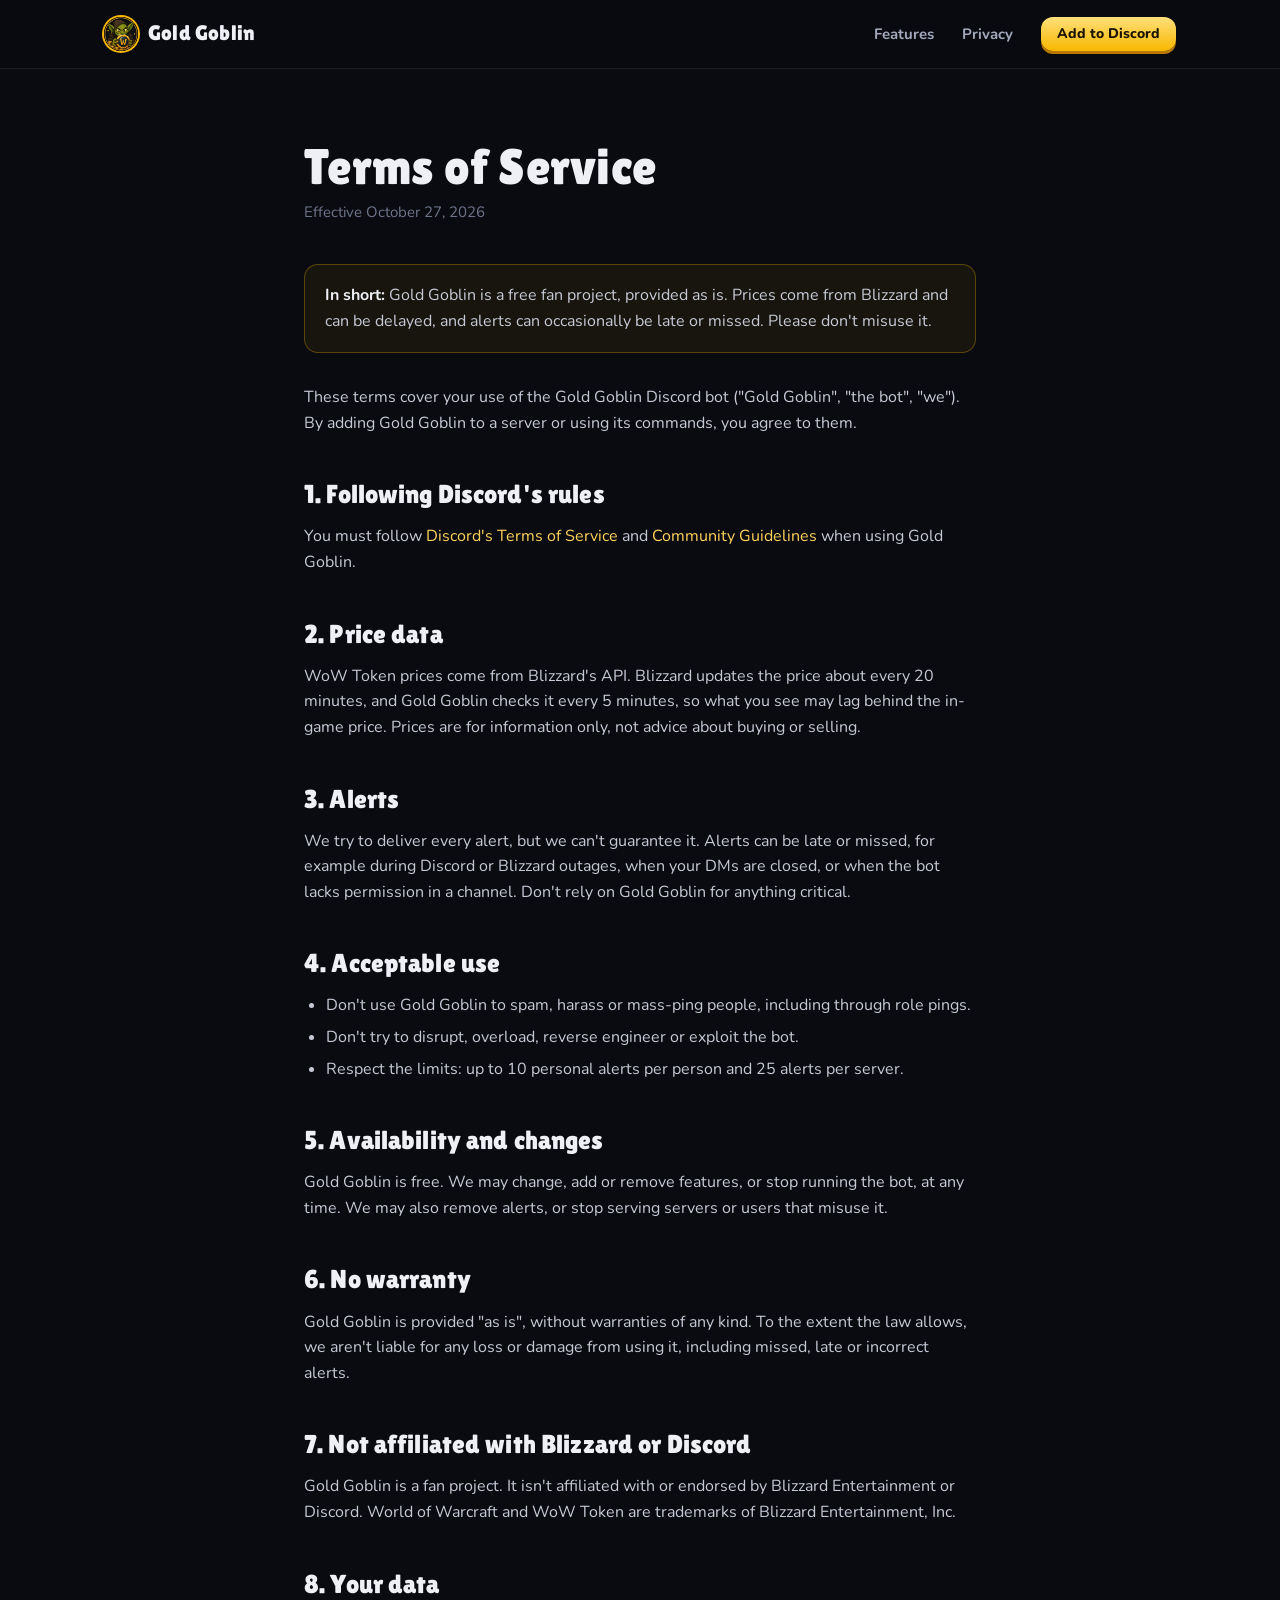
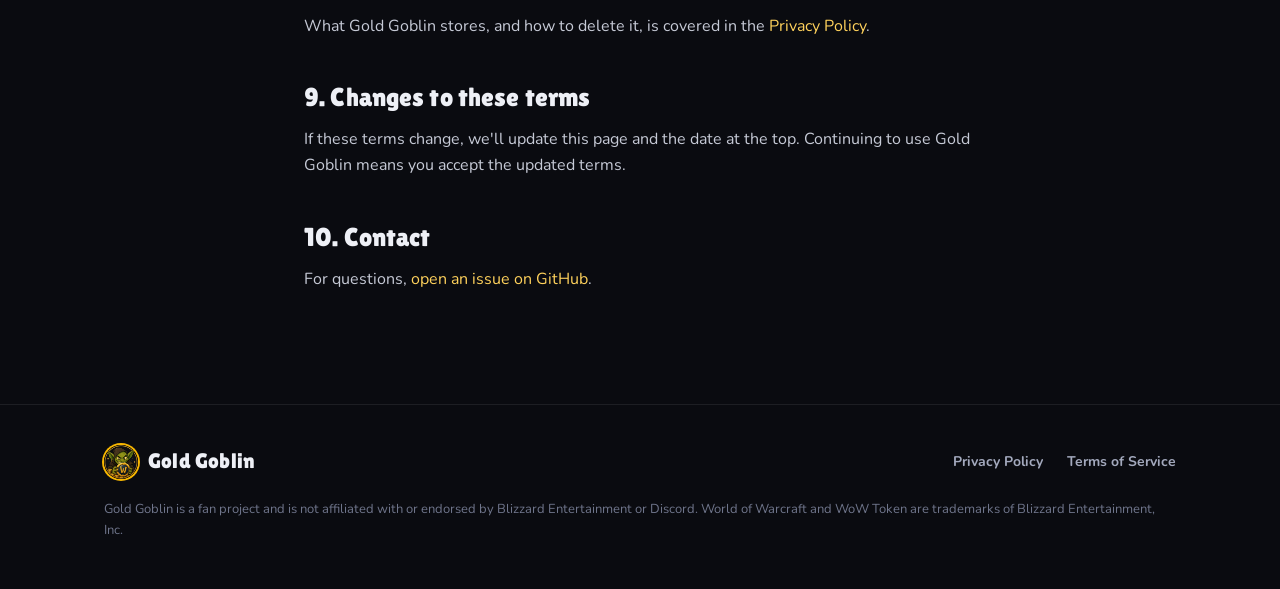
<file: terms.html>
<!doctype html>
<html lang="en">
<head>
  <meta charset="utf-8">
  <meta name="viewport" content="width=device-width, initial-scale=1">
  <title>Terms of Service · Gold Goblin</title>
  <meta name="description" content="The terms for using the Gold Goblin Discord bot.">
  <meta name="theme-color" content="#0a0b10">
  <link rel="icon" href="assets/favicon-64.png" type="image/png">
  <link rel="apple-touch-icon" href="assets/icon-256.png">
  <link rel="preconnect" href="https://fonts.googleapis.com">
  <link rel="preconnect" href="https://fonts.gstatic.com" crossorigin>
  <link rel="stylesheet" href="https://fonts.googleapis.com/css2?family=Lilita+One&amp;family=Nunito:wght@400;600;700;800;900&amp;display=swap">
  <link rel="stylesheet" href="assets/styles.css">
</head>
<body>
  <header class="site-header">
    <nav class="container nav" aria-label="Main">
      <a class="brand" href="index.html">
        <img src="assets/icon-256.png" alt="" width="28" height="28">
        Gold Goblin
      </a>
      <div class="nav-links">
        <a href="index.html#features">Features</a>
        <a href="privacy.html">Privacy</a>
        <a class="btn btn-primary btn-small" href="https://discord.com/oauth2/authorize?client_id=1545483178246930565&amp;scope=bot+applications.commands&amp;permissions=19456">Add to Discord</a>
      </div>
    </nav>
  </header>

  <main class="legal">
    <article class="container prose">
      <h1>Terms of Service</h1>
      <p class="updated">Effective October 27, 2026</p>

      <p class="callout"><strong>In short:</strong> Gold Goblin is a free fan project, provided as is. Prices come from Blizzard and can be delayed, and alerts can occasionally be late or missed. Please don't misuse it.</p>

      <p>These terms cover your use of the Gold Goblin Discord bot ("Gold Goblin", "the bot", "we"). By adding Gold Goblin to a server or using its commands, you agree to them.</p>

      <h2>1. Following Discord's rules</h2>
      <p>You must follow <a href="https://discord.com/terms">Discord's Terms of Service</a> and <a href="https://discord.com/guidelines">Community Guidelines</a> when using Gold Goblin.</p>

      <h2>2. Price data</h2>
      <p>WoW Token prices come from Blizzard's API. Blizzard updates the price about every 20 minutes, and Gold Goblin checks it every 5 minutes, so what you see may lag behind the in-game price. Prices are for information only, not advice about buying or selling.</p>

      <h2>3. Alerts</h2>
      <p>We try to deliver every alert, but we can't guarantee it. Alerts can be late or missed, for example during Discord or Blizzard outages, when your DMs are closed, or when the bot lacks permission in a channel. Don't rely on Gold Goblin for anything critical.</p>

      <h2>4. Acceptable use</h2>
      <ul>
        <li>Don't use Gold Goblin to spam, harass or mass-ping people, including through role pings.</li>
        <li>Don't try to disrupt, overload, reverse engineer or exploit the bot.</li>
        <li>Respect the limits: up to 10 personal alerts per person and 25 alerts per server.</li>
      </ul>

      <h2>5. Availability and changes</h2>
      <p>Gold Goblin is free. We may change, add or remove features, or stop running the bot, at any time. We may also remove alerts, or stop serving servers or users that misuse it.</p>

      <h2>6. No warranty</h2>
      <p>Gold Goblin is provided "as is", without warranties of any kind. To the extent the law allows, we aren't liable for any loss or damage from using it, including missed, late or incorrect alerts.</p>

      <h2>7. Not affiliated with Blizzard or Discord</h2>
      <p>Gold Goblin is a fan project. It isn't affiliated with or endorsed by Blizzard Entertainment or Discord. World of Warcraft and WoW Token are trademarks of Blizzard Entertainment, Inc.</p>

      <h2>8. Your data</h2>
      <p>What Gold Goblin stores, and how to delete it, is covered in the <a href="privacy.html">Privacy Policy</a>.</p>

      <h2>9. Changes to these terms</h2>
      <p>If these terms change, we'll update this page and the date at the top. Continuing to use Gold Goblin means you accept the updated terms.</p>

      <h2>10. Contact</h2>
      <p>For questions, <a href="https://github.com/TainaMalave/gold-goblin-site/issues">open an issue on GitHub</a>.</p>
    </article>
  </main>

  <footer class="site-footer">
    <div class="container">
      <div class="footer-grid">
        <a class="brand" href="index.html">
          <img src="assets/icon-256.png" alt="" width="28" height="28">
          Gold Goblin
        </a>
        <div class="footer-links">
          <a href="privacy.html">Privacy Policy</a>
          <a href="terms.html">Terms of Service</a>
        </div>
      </div>
      <p class="disclaimer">Gold Goblin is a fan project and is not affiliated with or endorsed by Blizzard Entertainment or Discord. World of Warcraft and WoW Token are trademarks of Blizzard Entertainment, Inc.</p>
    </div>
  </footer>
</body>
</html>
</file>
<file: assets/styles.css>
:root {
  color-scheme: dark;
  --bg: #0a0b10;
  --bg-raised: #10121a;
  --card: #151827;
  --card-hover: #1a1e30;
  --border: rgba(255, 255, 255, 0.08);
  --border-strong: rgba(255, 255, 255, 0.14);
  --text: #eef0f6;
  --muted: #a3a9bd;
  --faint: #6f758b;
  --gold: #f8b700;
  --gold-soft: #ffd25c;
  --gold-deep: #b97800;
  --gold-ink: #1b1400;
  --gold-glow: rgba(248, 183, 0, 0.18);
  --green: #8fd14f;
  --purple: #a58bff;
  --pink: #ff74ad;
  --blue: #4cc3ff;
  --orange: #ff9a3c;
  --ink: #1d1408;
  --discord-bg: #2b2d31;
  --discord-embed: #232428;
  --radius: 20px;
  --max: 1120px;
  --font: "Nunito", ui-sans-serif, -apple-system, BlinkMacSystemFont, "Segoe UI", Roboto, "Helvetica Neue", Arial, sans-serif;
  --display: "Lilita One", "Nunito", ui-sans-serif, -apple-system, BlinkMacSystemFont, "Segoe UI", sans-serif;
  --mono: ui-monospace, SFMono-Regular, Menlo, Consolas, "Liberation Mono", monospace;
}

*,
*::before,
*::after {
  box-sizing: border-box;
}

html {
  scroll-behavior: smooth;
}

body {
  margin: 0;
  background: var(--bg);
  color: var(--text);
  font-family: var(--font);
  font-size: 16px;
  line-height: 1.6;
  -webkit-font-smoothing: antialiased;
  overflow-x: hidden;
}

a {
  color: var(--gold-soft);
  text-decoration: none;
}

a:hover {
  text-decoration: underline;
}

:focus-visible {
  outline: 2px solid var(--gold);
  outline-offset: 3px;
  border-radius: 6px;
}

code {
  font-family: var(--mono);
  font-size: 0.9em;
  background: rgba(255, 255, 255, 0.06);
  border: 1px solid var(--border);
  border-radius: 6px;
  padding: 0.1em 0.4em;
  color: var(--text);
}

h1,
h2,
h3 {
  font-family: var(--display);
  font-weight: 400;
  letter-spacing: 0.005em;
}

.container {
  width: 100%;
  max-width: var(--max);
  margin: 0 auto;
  padding: 0 24px;
}

.svg-defs {
  position: absolute;
  width: 0;
  height: 0;
  overflow: hidden;
}

/* Header */

.site-header {
  position: sticky;
  top: 0;
  z-index: 20;
  background: rgba(10, 11, 16, 0.78);
  backdrop-filter: blur(12px);
  -webkit-backdrop-filter: blur(12px);
  border-bottom: 1px solid var(--border);
}

.nav {
  display: flex;
  align-items: center;
  justify-content: space-between;
  height: 68px;
  gap: 16px;
}

.brand {
  display: flex;
  align-items: center;
  gap: 10px;
  color: var(--text);
  font-family: var(--display);
  font-size: 21px;
  letter-spacing: 0.01em;
}

.brand:hover {
  text-decoration: none;
}

.brand img {
  width: 34px;
  height: 34px;
  border-radius: 50%;
  box-shadow: 0 0 0 2px var(--gold);
  transition: transform 0.3s ease;
}

.brand:hover img {
  transform: rotate(-12deg) scale(1.08);
}

.nav-links {
  display: flex;
  align-items: center;
  gap: 28px;
}

.nav-links a:not(.btn) {
  color: var(--muted);
  font-size: 15px;
  font-weight: 700;
}

.nav-links a:not(.btn):hover {
  color: var(--gold-soft);
  text-decoration: none;
}

/* Buttons */

.btn {
  display: inline-flex;
  align-items: center;
  justify-content: center;
  gap: 8px;
  padding: 12px 22px;
  border-radius: 14px;
  font-weight: 800;
  font-size: 15px;
  line-height: 1;
  transition: transform 0.12s ease, box-shadow 0.12s ease, background 0.15s ease;
}

.btn:hover {
  text-decoration: none;
  transform: translateY(-2px);
}

.btn:active {
  transform: translateY(3px);
}

.btn svg {
  width: 18px;
  height: 18px;
}

.btn-primary {
  background: linear-gradient(180deg, #ffe07a, var(--gold));
  color: var(--gold-ink);
  box-shadow: 0 4px 0 var(--gold-deep), 0 12px 28px -10px rgba(248, 183, 0, 0.55);
}

.btn-primary:hover {
  box-shadow: 0 6px 0 var(--gold-deep), 0 18px 36px -10px rgba(248, 183, 0, 0.65);
}

.btn-primary:active {
  box-shadow: 0 1px 0 var(--gold-deep), 0 6px 16px -8px rgba(248, 183, 0, 0.5);
}

.btn-ghost {
  color: var(--text);
  background: #1b1f30;
  box-shadow: inset 0 0 0 1px var(--border-strong), 0 4px 0 #090a10;
}

.btn-ghost:hover {
  background: #22273b;
  box-shadow: inset 0 0 0 1px var(--border-strong), 0 6px 0 #090a10;
}

.btn-ghost:active {
  box-shadow: inset 0 0 0 1px var(--border-strong), 0 1px 0 #090a10;
}

.btn-small {
  padding: 10px 16px;
  font-size: 14px;
  border-radius: 12px;
  box-shadow: 0 3px 0 var(--gold-deep);
}

.btn-small:hover {
  box-shadow: 0 4px 0 var(--gold-deep);
}

.btn-large {
  padding: 17px 28px;
  font-size: 17px;
}

/* Hero */

.hero {
  position: relative;
  overflow: hidden;
  padding: 88px 0 72px;
  background:
    radial-gradient(600px 420px at 8% 100%, rgba(143, 209, 79, 0.1), transparent 70%),
    radial-gradient(520px 420px at 92% 20%, rgba(165, 139, 255, 0.1), transparent 70%);
}

.hero::before {
  content: "";
  position: absolute;
  inset: -40% -10% auto;
  height: 720px;
  background: radial-gradient(ellipse at center, var(--gold-glow), transparent 60%);
  pointer-events: none;
}

.hero::after {
  content: "";
  position: absolute;
  inset: 0;
  background-image: radial-gradient(rgba(255, 255, 255, 0.09) 1.5px, transparent 1.6px);
  background-size: 28px 28px;
  mask-image: radial-gradient(ellipse at 50% 0%, black 20%, transparent 72%);
  -webkit-mask-image: radial-gradient(ellipse at 50% 0%, black 20%, transparent 72%);
  pointer-events: none;
}

.hero-deco {
  position: absolute;
  inset: 0;
  pointer-events: none;
}

.deco-coin,
.deco-spark {
  position: absolute;
  overflow: visible;
}

.deco-coin {
  width: 34px;
  height: 34px;
  opacity: 0.55;
  animation: drift 9s ease-in-out infinite;
}

.dc1 { top: 14%; left: 3%; width: 40px; height: 40px; }
.dc2 { top: 70%; left: 44%; width: 26px; height: 26px; animation-delay: -3s; opacity: 0.4; }
.dc3 { top: 8%; left: 48%; width: 22px; height: 22px; animation-delay: -6s; opacity: 0.35; }
.dc4 { bottom: 6%; left: 10%; width: 30px; height: 30px; animation-delay: -1.5s; }
.dc5 { top: 4%; right: 4%; width: 28px; height: 28px; animation-delay: -4.5s; opacity: 0.4; }

.deco-spark {
  width: 18px;
  height: 18px;
  animation: twinkle 3s ease-in-out infinite;
}

.ds1 { top: 30%; left: 40%; }
.ds2 { top: 86%; left: 30%; width: 14px; height: 14px; animation-delay: -1s; }
.ds3 { top: 18%; left: 22%; width: 12px; height: 12px; animation-delay: -2s; }
.ds4 { bottom: 12%; right: 6%; animation-delay: -1.6s; }

.hero-grid {
  position: relative;
  z-index: 1;
  display: grid;
  grid-template-columns: 1fr 1fr;
  gap: 48px;
  align-items: center;
}

.eyebrow {
  display: inline-flex;
  align-items: center;
  gap: 8px;
  padding: 7px 14px;
  border: 1px solid rgba(248, 183, 0, 0.35);
  border-radius: 999px;
  background: rgba(248, 183, 0, 0.1);
  color: var(--gold-soft);
  font-size: 13px;
  font-weight: 800;
}

.eyebrow .dot {
  width: 8px;
  height: 8px;
  border-radius: 50%;
  background: var(--green);
  box-shadow: 0 0 10px var(--green);
  animation: pulse 1.8s ease-in-out infinite;
}

h1 {
  margin: 20px 0 18px;
  font-size: clamp(42px, 5.6vw, 66px);
  line-height: 1.02;
}

.gradient-text {
  background: linear-gradient(90deg, var(--gold-soft), var(--gold) 60%, #ff9f1a);
  -webkit-background-clip: text;
  background-clip: text;
  color: transparent;
}

.squiggle {
  position: relative;
  display: inline-block;
  white-space: nowrap;
}

.squiggle::after {
  content: "";
  position: absolute;
  left: 0;
  right: 0;
  bottom: -0.16em;
  height: 0.26em;
  background: url("data:image/svg+xml,%3Csvg xmlns='http://www.w3.org/2000/svg' viewBox='0 0 200 20' preserveAspectRatio='none'%3E%3Cpath d='M3 13C30 3 50 3 70 11S110 19 132 10S172 3 197 9' fill='none' stroke='%23f8b700' stroke-width='5' stroke-linecap='round'/%3E%3C/svg%3E") no-repeat center / 100% 100%;
}

.lead {
  margin: 0 0 32px;
  max-width: 540px;
  color: var(--muted);
  font-size: 19px;
  font-weight: 600;
}

.hero-actions {
  display: flex;
  flex-wrap: wrap;
  gap: 14px;
}

.hero-facts {
  display: flex;
  flex-wrap: wrap;
  gap: 10px;
  margin: 32px 0 0;
  padding: 0;
  list-style: none;
  color: var(--muted);
  font-size: 14px;
  font-weight: 700;
}

.hero-facts li {
  padding: 6px 12px;
  border: 1px solid var(--border-strong);
  border-radius: 999px;
  background: rgba(255, 255, 255, 0.03);
}

.hero-facts li::before {
  content: "✓";
  margin-right: 6px;
  color: var(--green);
  font-weight: 900;
}

/* Hero stage: the poke-able goblin and the Discord alert */

.stage {
  display: grid;
}

.goblin-wrap {
  position: relative;
  justify-self: end;
  width: min(340px, 100%);
  aspect-ratio: 1;
  margin-right: 8px;
}

.halo {
  position: absolute;
  inset: -16px;
  border-radius: 50%;
  border: 3px dashed rgba(248, 183, 0, 0.45);
  animation: spin 40s linear infinite;
}

.halo::before {
  content: "";
  position: absolute;
  inset: -40px;
  border-radius: 50%;
  background: radial-gradient(circle, rgba(248, 183, 0, 0.28), transparent 65%);
  z-index: -1;
}

.goblin-btn {
  position: relative;
  display: block;
  width: 100%;
  height: 100%;
  padding: 0;
  border: 0;
  border-radius: 50%;
  background: none;
  cursor: pointer;
  -webkit-tap-highlight-color: transparent;
}

.goblin-btn img {
  display: block;
  width: 100%;
  height: 100%;
  border-radius: 50%;
  filter: drop-shadow(0 24px 40px rgba(0, 0, 0, 0.6));
  animation: bob 5s ease-in-out infinite;
}

.goblin-btn:focus-visible {
  outline-offset: 8px;
  border-radius: 50%;
}

.goblin-btn.poked {
  animation: squish 0.45s ease;
}

.bubble {
  position: absolute;
  top: 2%;
  right: 84%;
  z-index: 3;
  width: max-content;
  max-width: 220px;
  margin: 0;
  padding: 10px 15px;
  border-radius: 18px;
  background: #fff;
  color: var(--gold-ink);
  font-size: 15px;
  font-weight: 800;
  line-height: 1.3;
  box-shadow: 0 5px 0 rgba(0, 0, 0, 0.35);
  transform: rotate(-4deg);
  animation: bubble-in 0.5s cubic-bezier(0.2, 1.4, 0.4, 1) 0.4s both;
}

.bubble::after {
  content: "";
  position: absolute;
  right: 14px;
  bottom: -9px;
  width: 18px;
  height: 18px;
  background: #fff;
  border-radius: 2px;
  transform: rotate(30deg) skewX(10deg);
}

.bubble.pop {
  animation: bubble-in 0.35s cubic-bezier(0.2, 1.4, 0.4, 1) both;
}

.loot {
  position: absolute;
  top: 0;
  right: -8px;
  z-index: 3;
  margin: 0;
  padding: 6px 12px;
  border: 2px solid var(--gold);
  border-radius: 999px;
  background: #1b1608;
  color: var(--gold-soft);
  font-family: var(--display);
  font-size: 16px;
  transform: rotate(6deg);
}

.loot strong {
  font-weight: 400;
  color: #fff;
}

.orbit-coin,
.orbit-spark {
  position: absolute;
  overflow: visible;
  pointer-events: none;
}

.orbit-coin {
  animation: drift 6s ease-in-out infinite;
  filter: drop-shadow(0 6px 8px rgba(0, 0, 0, 0.5));
}

.oc1 { top: -2%; left: 4%; width: 46px; height: 46px; }
.oc2 { top: 46%; right: -9%; width: 34px; height: 34px; animation-delay: -2s; }
.oc3 { top: 16%; right: -2%; width: 24px; height: 24px; animation-delay: -4s; }

.orbit-spark {
  width: 20px;
  height: 20px;
  animation: twinkle 2.6s ease-in-out infinite;
}

.os1 { top: 32%; left: -6%; }
.os2 { top: 64%; right: 2%; width: 16px; height: 16px; animation-delay: -1.2s; }

.burst-coin {
  position: absolute;
  left: 50%;
  top: 50%;
  z-index: 4;
  width: 30px;
  height: 30px;
  margin: -15px 0 0 -15px;
  overflow: visible;
  pointer-events: none;
  animation: burst 0.9s cubic-bezier(0.15, 0.7, 0.3, 1) forwards;
}

.plus-gold {
  position: absolute;
  left: 50%;
  top: 34%;
  z-index: 4;
  margin: 0;
  color: var(--gold-soft);
  font-family: var(--display);
  font-size: 30px;
  text-shadow: 0 3px 0 var(--ink), 0 0 16px rgba(248, 183, 0, 0.6);
  pointer-events: none;
  animation: rise 1s ease-out forwards;
}

/* Discord message mock */

.mock {
  position: relative;
  z-index: 2;
  justify-self: start;
  width: min(460px, 100%);
  margin-top: -34px;
  padding: 14px;
  border: 1px solid var(--border-strong);
  border-radius: 20px;
  background: linear-gradient(180deg, rgba(255, 255, 255, 0.07), rgba(255, 255, 255, 0.02));
  backdrop-filter: blur(6px);
  -webkit-backdrop-filter: blur(6px);
  box-shadow: 0 30px 80px -30px rgba(0, 0, 0, 0.9), 0 0 0 1px rgba(0, 0, 0, 0.4);
  transform: rotate(-2.5deg);
  transition: transform 0.3s ease;
}

.mock:hover {
  transform: rotate(0deg) scale(1.02);
}

.mock-window {
  border-radius: 12px;
  background: var(--discord-bg);
  padding: 16px 16px 18px;
}

.mock-channel {
  margin: 0 0 14px;
  padding-bottom: 10px;
  border-bottom: 1px solid rgba(255, 255, 255, 0.06);
  color: #b5bac1;
  font-size: 14px;
  font-weight: 700;
}

.mock-channel span {
  color: #80848e;
  margin-right: 4px;
}

.msg {
  display: grid;
  grid-template-columns: 40px 1fr;
  gap: 14px;
}

.msg-avatar {
  width: 40px;
  height: 40px;
  border-radius: 50%;
}

.msg-head {
  display: flex;
  align-items: center;
  gap: 8px;
  font-size: 15px;
}

.msg-name {
  color: var(--gold-soft);
  font-weight: 700;
}

.msg-tag {
  padding: 1px 5px;
  border-radius: 4px;
  background: #5865f2;
  color: #fff;
  font-size: 10px;
  font-weight: 800;
  letter-spacing: 0.02em;
}

.msg-time {
  color: #949ba4;
  font-size: 12px;
}

.msg-text {
  margin: 4px 0 8px;
  color: #dbdee1;
  font-size: 15px;
}

.mention {
  padding: 0 3px;
  border-radius: 4px;
  background: rgba(88, 101, 242, 0.3);
  color: #c9cdfb;
  font-weight: 600;
}

.embed {
  max-width: 360px;
  border-left: 4px solid var(--gold);
  border-radius: 4px;
  background: var(--discord-embed);
  padding: 12px 16px 12px 14px;
}

.embed-title {
  color: #f2f3f5;
  font-weight: 800;
  font-size: 15px;
}

.embed-price {
  margin: 2px 0 6px;
  color: var(--gold-soft);
  font-family: var(--display);
  font-size: 28px;
  letter-spacing: 0.01em;
}

.embed-foot {
  color: #949ba4;
  font-size: 12px;
}

/* Scrolling banners */

.ticker {
  position: relative;
  z-index: 3;
  height: 150px;
  overflow: hidden;
}

.band {
  position: absolute;
  top: 50%;
  left: -5%;
  right: -5%;
  display: flex;
  overflow: hidden;
  font-family: var(--display);
  white-space: nowrap;
}

.band-back {
  margin-top: -32px;
  padding: 10px 0;
  background: #4f7d1f;
  color: #d9f7b4;
  font-size: 20px;
  transform: translateY(-50%) rotate(2deg);
}

.band-front {
  margin-top: 14px;
  padding: 13px 0;
  background: linear-gradient(180deg, #ffd85c, var(--gold));
  color: var(--gold-ink);
  font-size: 24px;
  box-shadow: 0 8px 0 rgba(0, 0, 0, 0.35);
  transform: translateY(-50%) rotate(-1.6deg);
}

.band-track {
  display: flex;
  flex-shrink: 0;
  margin: 0;
  padding: 0;
  list-style: none;
  animation: marquee 32s linear infinite;
}

.band-back .band-track {
  animation-direction: reverse;
  animation-duration: 40s;
}

.band-track li {
  display: flex;
  align-items: center;
  gap: 26px;
  padding-right: 26px;
}

.band-track li::after {
  content: "";
  width: 20px;
  height: 20px;
  border-radius: 50%;
  background: radial-gradient(circle at 35% 35%, #fff3b0, var(--gold) 55%, var(--gold-deep));
  box-shadow: inset 0 0 0 2px #7a4f00;
}

.band-back .band-track li::after {
  width: 10px;
  height: 10px;
  background: var(--green);
  box-shadow: none;
}

/* Sections */

section {
  padding: 88px 0;
}

.section-alt {
  position: relative;
  background: var(--bg-raised);
}

.section-alt::before,
.section-alt::after {
  content: "";
  position: absolute;
  left: 0;
  right: 0;
  height: 40px;
  background: url("data:image/svg+xml,%3Csvg xmlns='http://www.w3.org/2000/svg' viewBox='0 0 1200 40' preserveAspectRatio='none'%3E%3Cpath d='M0 20C200 0 400 0 600 20S1000 40 1200 20V40H0Z' fill='%2310121a'/%3E%3C/svg%3E") repeat-x center / 1200px 40px;
  pointer-events: none;
}

.section-alt::before {
  top: -39px;
}

.section-alt::after {
  bottom: -39px;
  transform: scaleY(-1);
}

.section-head {
  max-width: 640px;
  margin: 0 auto 52px;
  text-align: center;
}

.section-head .kicker {
  display: inline-block;
  padding: 5px 14px;
  border-radius: 999px;
  background: var(--gold);
  color: var(--gold-ink);
  font-family: var(--display);
  font-size: 15px;
  letter-spacing: 0.06em;
  text-transform: uppercase;
  box-shadow: 0 3px 0 var(--gold-deep);
  transform: rotate(-3deg);
}

h2 {
  margin: 16px 0 12px;
  font-size: clamp(32px, 4.2vw, 48px);
  line-height: 1.08;
}

.section-head p {
  margin: 0;
  color: var(--muted);
  font-size: 18px;
  font-weight: 600;
}

/* Steps */

.steps {
  display: grid;
  grid-template-columns: repeat(3, 1fr);
  gap: 24px;
  margin: 0;
  padding: 0;
  list-style: none;
  counter-reset: step;
}

.step {
  --accent: var(--gold);
  --panel: #262012;
  --glow: rgba(248, 183, 0, 0.3);
  position: relative;
  overflow: hidden;
  border: 1px solid var(--border);
  border-radius: 24px;
  background: var(--card);
}

.step:nth-child(1) {
  --accent: var(--green);
  --panel: #17241a;
  --glow: rgba(143, 209, 79, 0.32);
}

.step:nth-child(2) {
  --accent: var(--purple);
  --panel: #1d1a30;
  --glow: rgba(165, 139, 255, 0.32);
}

.step:hover {
  border-color: var(--accent);
  transform: translateY(-6px) rotate(-0.6deg);
  box-shadow: 0 24px 48px -24px var(--glow);
}

.step::before {
  counter-increment: step;
  content: counter(step);
  position: absolute;
  top: 16px;
  left: 16px;
  z-index: 2;
  display: grid;
  place-items: center;
  width: 42px;
  height: 42px;
  border-radius: 13px;
  background: var(--accent);
  color: #12131c;
  font-family: var(--display);
  font-size: 24px;
  box-shadow: 0 4px 0 rgba(0, 0, 0, 0.4);
  transform: rotate(-8deg);
}

.step-art {
  display: flex;
  align-items: flex-end;
  justify-content: center;
  height: 210px;
  padding-top: 12px;
  background:
    radial-gradient(circle at 50% 75%, var(--glow), transparent 68%),
    radial-gradient(rgba(255, 255, 255, 0.08) 1.5px, transparent 1.6px) 0 0 / 18px 18px,
    var(--panel);
  border-bottom: 3px solid var(--accent);
}

.char {
  display: block;
  overflow: visible;
}

.step-art .char {
  width: auto;
  height: 100%;
  max-width: 100%;
  transition: transform 0.3s ease;
}

.step:hover .char {
  transform: translateY(-6px) scale(1.03);
}

.step-body {
  padding: 22px 26px 28px;
}

.step h3,
.feature h3 {
  margin: 0 0 8px;
  font-size: 23px;
  line-height: 1.15;
}

.step p,
.feature p {
  margin: 0;
  color: var(--muted);
  font-size: 15px;
}

/* Character motion */

.wave-arm {
  transform-box: view-box;
  transform-origin: 195px 212px;
  animation: wave 2.6s ease-in-out infinite;
}

.bell-swing {
  transform-box: view-box;
  transform-origin: 236px 114px;
  animation: ring 1.8s ease-in-out infinite;
}

.ding {
  animation: ding 1.8s ease-in-out infinite;
}

.blink {
  transform-box: fill-box;
  transform-origin: center;
  animation: blink 5s infinite;
}

.twinkle {
  transform-box: fill-box;
  transform-origin: center;
  animation: twinkle 2.4s ease-in-out infinite;
}

.twinkle.t2 {
  animation-delay: -1.2s;
}

.hover-coin {
  animation: hover-coin 3s ease-in-out infinite;
}

.peek-head {
  animation: peek 4.5s ease-in-out infinite;
}

/* Features */

.features {
  display: grid;
  grid-template-columns: repeat(3, 1fr);
  gap: 22px;
  padding-top: 16px;
}

.feature {
  --accent: var(--gold);
  position: relative;
  padding: 28px;
  border: 1px solid var(--border);
  border-radius: var(--radius);
  background:
    radial-gradient(200px 140px at 100% 0%, color-mix(in srgb, var(--accent) 14%, transparent), transparent 70%),
    var(--card);
}

.feature:nth-child(2) { --accent: var(--green); }
.feature:nth-child(3) { --accent: var(--purple); }
.feature:nth-child(4) { --accent: var(--blue); }
.feature:nth-child(5) { --accent: var(--pink); }
.feature:nth-child(6) { --accent: var(--orange); }

.feature:hover {
  border-color: var(--accent);
  background:
    radial-gradient(240px 160px at 100% 0%, color-mix(in srgb, var(--accent) 20%, transparent), transparent 70%),
    var(--card-hover);
  transform: translateY(-5px);
  box-shadow: 0 22px 44px -24px var(--accent);
}

.feature-icon {
  display: grid;
  place-items: center;
  width: 54px;
  height: 54px;
  margin-bottom: 20px;
  border-radius: 16px;
  background: var(--accent);
  color: #12131c;
  box-shadow: 0 5px 0 rgba(0, 0, 0, 0.4);
  transform: rotate(-6deg);
  transition: transform 0.3s cubic-bezier(0.3, 1.6, 0.5, 1);
}

.feature:hover .feature-icon {
  transform: rotate(6deg) scale(1.1);
}

.feature-icon svg {
  width: 26px;
  height: 26px;
}

.peeker {
  position: absolute;
  bottom: 100%;
  overflow: visible;
  pointer-events: none;
}

.feature-peeker {
  right: 22px;
  width: 124px;
  margin-bottom: -4px;
}

/* Commands */

.commands-layout {
  display: grid;
  grid-template-columns: 240px 1fr;
  gap: 40px;
  align-items: start;
  max-width: 1000px;
  margin: 0 auto;
}

.commands-goblin {
  position: sticky;
  top: 100px;
  display: flex;
  flex-direction: column;
  align-items: center;
  gap: 22px;
}

.goblin-badge {
  display: flex;
  align-items: flex-end;
  justify-content: center;
  width: 220px;
  height: 220px;
  overflow: hidden;
  border: 5px solid var(--gold);
  border-radius: 50%;
  background:
    radial-gradient(circle at 50% 70%, rgba(165, 139, 255, 0.35), transparent 70%),
    #1b1830;
  box-shadow: 0 0 0 6px rgba(248, 183, 0, 0.15), 0 20px 40px -18px rgba(0, 0, 0, 0.8);
}

.goblin-badge .char {
  width: 100%;
  height: auto;
}

.bubble-static {
  position: relative;
  top: auto;
  right: auto;
  max-width: 220px;
  text-align: center;
  transform: rotate(-2deg);
  animation: none;
}

.bubble-static::after {
  top: -9px;
  bottom: auto;
  right: auto;
  left: 50%;
  margin-left: -9px;
  transform: rotate(45deg);
}

.bubble-static code {
  background: var(--gold);
  border-color: var(--gold-deep);
  color: var(--gold-ink);
  font-weight: 700;
}

.commands {
  border: 1px solid var(--border);
  border-radius: var(--radius);
  background: var(--card);
  overflow: hidden;
  box-shadow: 0 6px 0 rgba(0, 0, 0, 0.35);
}

.command {
  display: grid;
  grid-template-columns: minmax(190px, 230px) 1fr auto;
  align-items: center;
  gap: 20px;
  padding: 18px 24px;
  border-bottom: 1px solid var(--border);
  transition: background 0.15s ease;
}

.command:hover {
  background: rgba(248, 183, 0, 0.05);
}

.command:last-child {
  border-bottom: 0;
}

.command code {
  justify-self: start;
  background: rgba(248, 183, 0, 0.1);
  border-color: rgba(248, 183, 0, 0.3);
  color: var(--gold-soft);
  font-weight: 600;
}

.command p {
  margin: 0;
  color: var(--muted);
  font-size: 15px;
}

.badge {
  padding: 4px 10px;
  border-radius: 999px;
  border: 1px solid var(--border-strong);
  color: var(--muted);
  font-size: 12px;
  font-weight: 800;
  white-space: nowrap;
}

.badge-admin {
  border-color: transparent;
  background: var(--purple);
  color: #14112a;
}

/* Call to action */

.cta-section {
  padding-top: 170px;
}

.cta {
  position: relative;
  max-width: 880px;
  margin: 0 auto;
  padding: 64px 32px 72px;
  border: 2px solid rgba(248, 183, 0, 0.45);
  border-radius: 28px;
  background:
    radial-gradient(ellipse at 50% 0%, rgba(248, 183, 0, 0.2), transparent 65%),
    radial-gradient(rgba(255, 255, 255, 0.06) 1.5px, transparent 1.6px) 0 0 / 22px 22px,
    var(--card);
  box-shadow: 0 8px 0 rgba(0, 0, 0, 0.35), 0 40px 80px -40px rgba(248, 183, 0, 0.35);
  text-align: center;
}

.cta-peeker {
  left: 50%;
  width: 170px;
  margin-left: -85px;
}

.cta-pile {
  position: absolute;
  bottom: 14px;
  width: 130px;
  height: auto;
  overflow: visible;
  pointer-events: none;
}

.cta-pile-l {
  left: 18px;
}

.cta-pile-r {
  right: 18px;
}

.cta h2 {
  position: relative;
  margin-top: 0;
}

.cta p {
  position: relative;
  margin: 0 auto 28px;
  max-width: 520px;
  color: var(--muted);
  font-size: 18px;
  font-weight: 600;
}

.cta .fine {
  margin: 22px auto 0;
  color: var(--faint);
  font-size: 14px;
}

/* Scroll-in reveal (only when JavaScript is running) */

.js .reveal {
  opacity: 0;
  translate: 0 28px;
}

.reveal,
.step,
.feature {
  transition:
    opacity 0.7s ease var(--d, 0s),
    translate 0.7s cubic-bezier(0.2, 0.8, 0.2, 1) var(--d, 0s),
    transform 0.25s ease,
    border-color 0.25s ease,
    box-shadow 0.25s ease;
}

.js .reveal.is-visible {
  opacity: 1;
  translate: 0 0;
}

/* Legal pages */

.legal {
  padding: 72px 0 96px;
}

.prose {
  max-width: 720px;
  margin: 0 auto;
}

.prose h1 {
  margin: 0 0 8px;
  font-size: clamp(36px, 4.8vw, 50px);
}

.prose .updated {
  margin: 0 0 40px;
  color: var(--faint);
  font-size: 15px;
}

.prose h2 {
  margin: 44px 0 12px;
  font-size: 26px;
}

.prose p,
.prose li {
  color: #c6cad6;
}

.prose ul {
  padding-left: 22px;
}

.prose li {
  margin: 6px 0;
}

.prose strong {
  color: var(--text);
}

.callout {
  margin: 0 0 32px;
  padding: 18px 20px;
  border: 1px solid rgba(248, 183, 0, 0.3);
  border-radius: 14px;
  background: rgba(248, 183, 0, 0.06);
  color: #d8dbe5;
}

/* Footer */

.site-footer {
  padding: 40px 0 48px;
  border-top: 1px solid var(--border);
  color: var(--faint);
  font-size: 14px;
}

.footer-grid {
  display: flex;
  flex-wrap: wrap;
  align-items: center;
  justify-content: space-between;
  gap: 16px;
}

.footer-links {
  display: flex;
  gap: 24px;
}

.footer-links a {
  color: var(--muted);
  font-weight: 700;
}

.disclaimer {
  margin: 20px 0 0;
  font-size: 13px;
  color: var(--faint);
}

/* Animations */

@keyframes spin {
  to { transform: rotate(360deg); }
}

@keyframes bob {
  0%, 100% { transform: translateY(0) rotate(0deg); }
  50% { transform: translateY(-10px) rotate(1.5deg); }
}

@keyframes drift {
  0%, 100% { transform: translateY(0) rotate(0deg); }
  50% { transform: translateY(-14px) rotate(14deg); }
}

@keyframes twinkle {
  0%, 100% { transform: scale(0.6); opacity: 0.4; }
  50% { transform: scale(1.1); opacity: 1; }
}

@keyframes pulse {
  0%, 100% { opacity: 1; }
  50% { opacity: 0.35; }
}

@keyframes squish {
  0% { transform: scale(1); }
  30% { transform: scale(1.08, 0.92) rotate(-4deg); }
  60% { transform: scale(0.96, 1.04) rotate(3deg); }
  100% { transform: scale(1); }
}

@keyframes bubble-in {
  0% { opacity: 0; scale: 0.6; }
  100% { opacity: 1; scale: 1; }
}

@keyframes burst {
  0% { transform: translate(0, 0) scale(0.4) rotate(0deg); opacity: 1; }
  70% { opacity: 1; }
  100% { transform: translate(var(--dx), var(--dy)) scale(1) rotate(var(--r)); opacity: 0; }
}

@keyframes rise {
  0% { transform: translate(-50%, 0) scale(0.6); opacity: 0; }
  20% { transform: translate(-50%, -10px) scale(1.1); opacity: 1; }
  100% { transform: translate(-50%, -70px) scale(1); opacity: 0; }
}

@keyframes marquee {
  to { transform: translateX(-100%); }
}

@keyframes wave {
  0%, 55%, 100% { transform: rotate(0deg); }
  10%, 30%, 50% { transform: rotate(-16deg); }
  20%, 40% { transform: rotate(4deg); }
}

@keyframes ring {
  0%, 55%, 100% { transform: rotate(0deg); }
  10%, 30% { transform: rotate(14deg); }
  20%, 40% { transform: rotate(-14deg); }
}

@keyframes ding {
  0%, 55%, 100% { opacity: 0; }
  10%, 40% { opacity: 1; }
}

@keyframes blink {
  0%, 92%, 100% { transform: scaleY(1); }
  95% { transform: scaleY(0.1); }
}

@keyframes hover-coin {
  0%, 100% { translate: 0 0; }
  50% { translate: 0 -6px; }
}

@keyframes peek {
  0%, 100% { transform: translateY(0); }
  45%, 55% { transform: translateY(14px); }
}

/* Responsive */

@media (max-width: 960px) {
  .hero {
    padding: 56px 0 56px;
  }

  .hero-grid {
    grid-template-columns: 1fr;
    gap: 40px;
  }

  .stage {
    justify-items: center;
    padding-top: 64px;
  }

  .goblin-wrap {
    justify-self: center;
    width: min(260px, 66vw);
    margin-right: 0;
  }

  .bubble {
    top: -64px;
    right: auto;
    left: 50%;
    max-width: min(280px, 80vw);
    font-size: 14px;
    text-align: center;
    transform: translateX(-50%) rotate(-2deg);
  }

  .bubble::after {
    right: auto;
    left: 50%;
    margin-left: -9px;
  }

  .mock {
    justify-self: center;
    margin-top: -18px;
    transform: rotate(-1.5deg);
  }

  .features {
    grid-template-columns: repeat(2, 1fr);
  }

  .steps {
    grid-template-columns: 1fr;
    max-width: 520px;
    margin: 0 auto;
  }

  .commands-layout {
    grid-template-columns: 1fr;
    gap: 28px;
  }

  .commands-goblin {
    position: static;
    flex-direction: row;
    justify-content: center;
  }

  .goblin-badge {
    flex-shrink: 0;
    width: 140px;
    height: 140px;
    border-width: 4px;
  }

  .bubble-static::after {
    top: 50%;
    left: -7px;
    margin: -9px 0 0;
  }
}

@media (max-width: 640px) {
  .container {
    padding: 0 16px;
  }

  .nav-links a:not(.btn) {
    display: none;
  }

  .hero-deco {
    display: none;
  }

  section {
    padding: 64px 0;
  }

  .ticker {
    height: 130px;
  }

  .band-back {
    font-size: 17px;
  }

  .band-front {
    font-size: 19px;
  }

  .features {
    grid-template-columns: 1fr;
  }

  .command {
    grid-template-columns: 1fr;
    gap: 8px;
    padding: 16px 18px;
  }

  .badge {
    justify-self: start;
  }

  .mock {
    padding: 10px;
  }

  .goblin-badge {
    width: 110px;
    height: 110px;
  }

  .bubble-static {
    font-size: 14px;
  }

  .cta-section {
    padding-top: 140px;
  }

  .cta {
    padding: 48px 20px 100px;
  }

  .cta-peeker {
    width: 140px;
    margin-left: -70px;
  }

  .cta-pile {
    width: 96px;
    bottom: 10px;
  }
}

@media (prefers-reduced-motion: reduce) {
  html {
    scroll-behavior: auto;
  }

  *,
  *::before,
  *::after {
    animation: none !important;
    transition: none !important;
  }

  .js .reveal {
    opacity: 1;
    translate: none;
  }

  .btn:hover,
  .btn:active,
  .step:hover,
  .feature:hover,
  .mock:hover,
  .step:hover .char {
    transform: none;
  }
}
</file>
